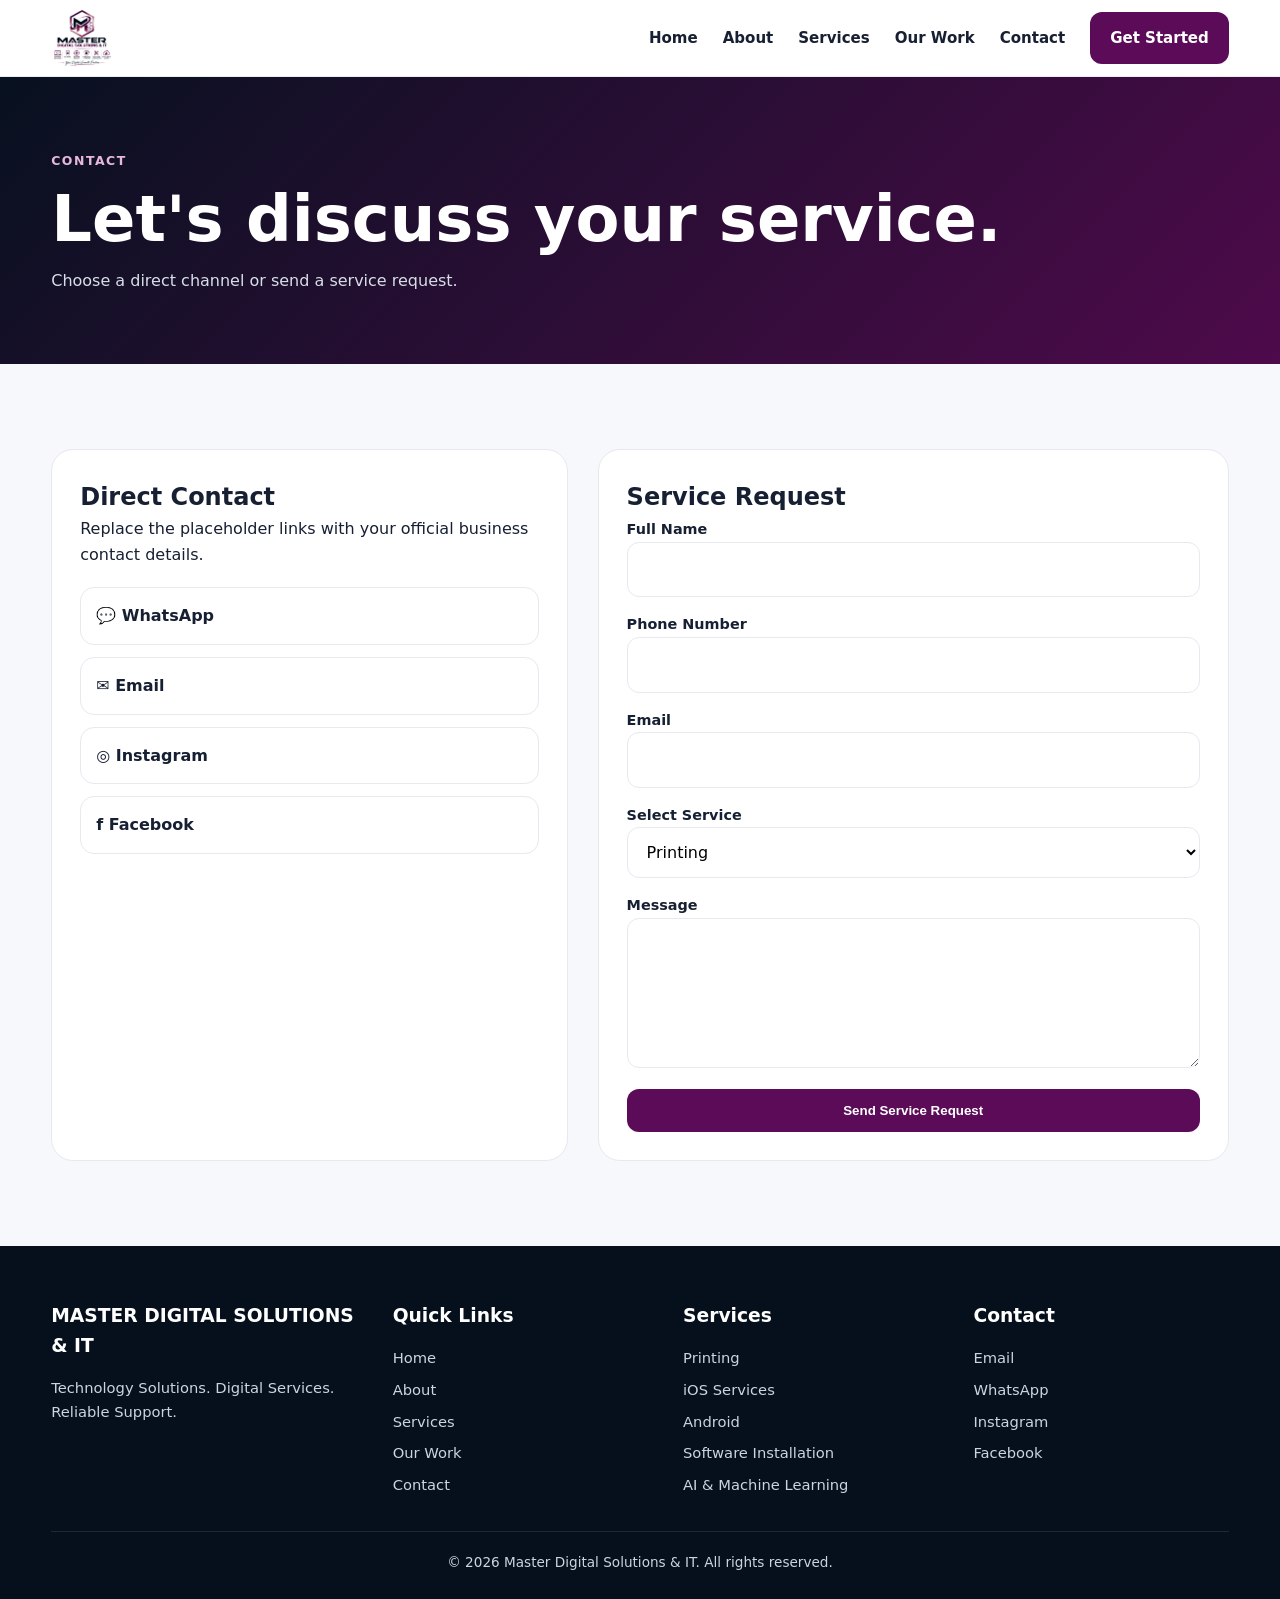
<file: contact.html>
<!doctype html><html lang="en"><head><meta charset="utf-8"><meta name="viewport" content="width=device-width,initial-scale=1"><title>Contact | Master Digital Solutions & IT</title><meta name="description" content="Contact Master Digital Solutions & IT for technology and digital services."><link rel="stylesheet" href="css/style.css"></head><body>

<header class="navbar">
  <div class="container nav-inner">
    <a href="index.html" aria-label="Master Digital Solutions & IT">
      <img class="logo" src="assets/images/logo.png" alt="Master Digital Solutions & IT logo">
    </a>
    <button class="menu-btn" aria-label="Open navigation">☰</button>
    <nav class="nav-links">
      <a href="index.html">Home</a><a href="#about">About</a><a href="services.html">Services</a><a href="#gallery">Our Work</a><a href="contact.html">Contact</a>
      <a class="btn btn-primary" href="contact.html">Get Started</a>
    </nav>
  </div>
</header>
<section class="page-hero"><div class="container"><span class="eyebrow">Contact</span><h1>Let's discuss your service.</h1><p>Choose a direct channel or send a service request.</p></div></section>
<section class="section alt"><div class="container contact-grid">
<div class="contact-card reveal"><h2>Direct Contact</h2><p>Replace the placeholder links with your official business contact details.</p><div class="contact-list">
<a class="contact-btn" href="https://wa.me/2348062385174">💬 WhatsApp</a>
<a class="contact-btn" href="mailto:ibraheemasud@gmail.com">✉️ Email</a>
<a class="contact-btn" href="https://www.instagram.com/master_ib_/">◎ Instagram</a>
<a class="contact-btn" href="https://facebook.com/master.ib.589">f Facebook</a>
</div></div>
<div class="contact-card reveal"><h2>Service Request</h2><form id="serviceForm"><div><label>Full Name</label><input name="name" required></div><div><label>Phone Number</label><input name="phone" required></div><div><label>Email</label><input type="email" name="email"></div><div><label>Select Service</label><select name="service"><option>Printing</option><option>Passport Services</option><option>iOS & iPhone</option><option>Android Services</option><option>Software Installation</option><option>Computer & Laptop</option><option>Backup & Recovery</option><option>AI Solutions</option><option>Machine Learning</option><option>Web Development</option><option>Digital Training</option></select></div><div><label>Message</label><textarea name="message" required></textarea></div><button class="btn btn-primary" type="submit">Send Service Request</button></form></div>
</div></section>
<footer class="footer">
  <div class="container footer-grid">
    <div>
      <h3>MASTER DIGITAL SOLUTIONS & IT</h3>
      <p>Technology Solutions. Digital Services. Reliable Support.</p>
    </div>
    <div>
      <h3>Quick Links</h3>
      <div class="footer-links"><a href="index.html">Home</a><a href="index.html#about">About</a><a href="services.html">Services</a><a href="index.html#gallery">Our Work</a><a href="contact.html">Contact</a></div>
    </div>
    <div>
      <h3>Services</h3>
      <div class="footer-links"><a href="services/printing.html">Printing</a><a href="services/ios.html">iOS Services</a><a href="services/android.html">Android</a><a href="services/software.html">Software Installation</a><a href="services/ai.html">AI & Machine Learning</a></div>
    </div>
    <div>
      <h3>Contact</h3>
      <div class="footer-links"><a href="mailto:YOUR_EMAIL@example.com">Email</a><a href="https://wa.me/YOUR_WHATSAPP_NUMBER">WhatsApp</a><a href="YOUR_INSTAGRAM_URL">Instagram</a><a href="YOUR_FACEBOOK_URL">Facebook</a></div>
    </div>
  </div>
  <div class="container footer-bottom">© 2026 Master Digital Solutions & IT. All rights reserved.</div>
</footer>
<button class="back-top" aria-label="Back to top">↑</button>
<script src="js/script.js"></script></body></html>
</file>
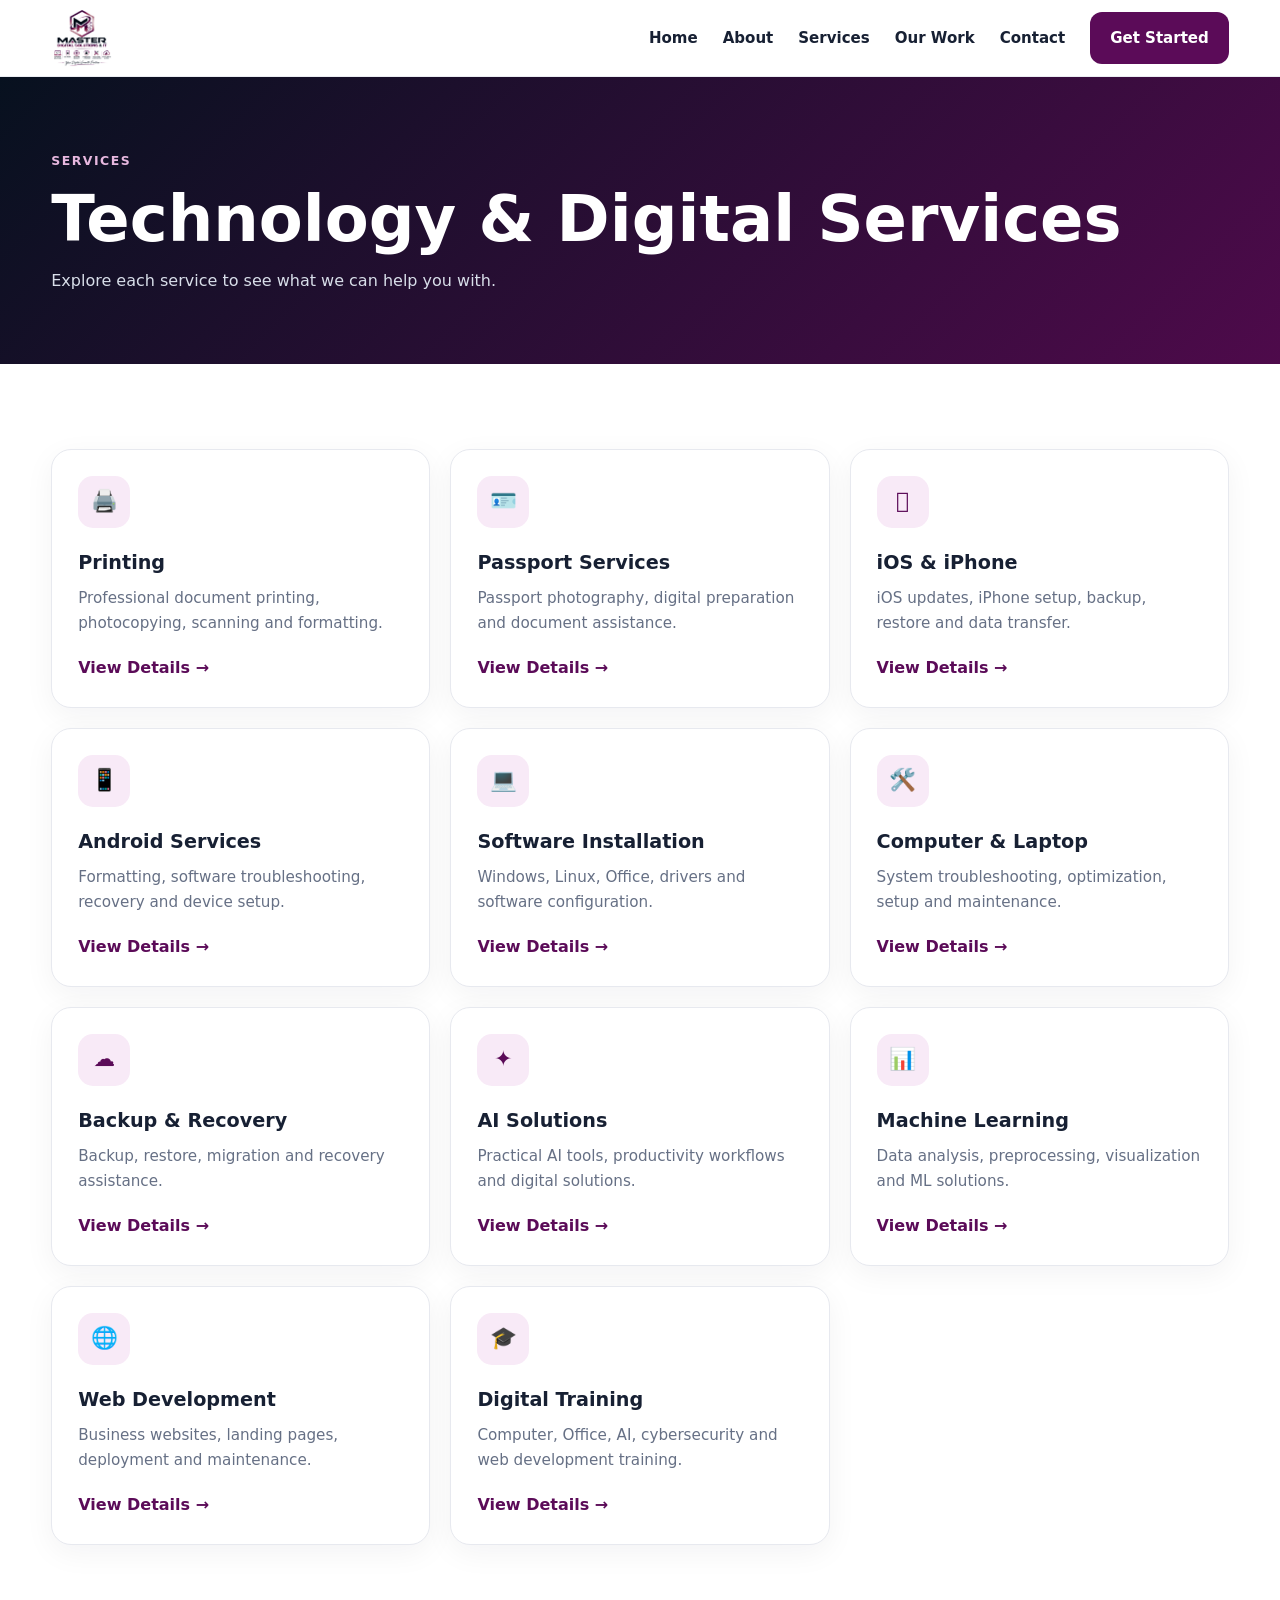
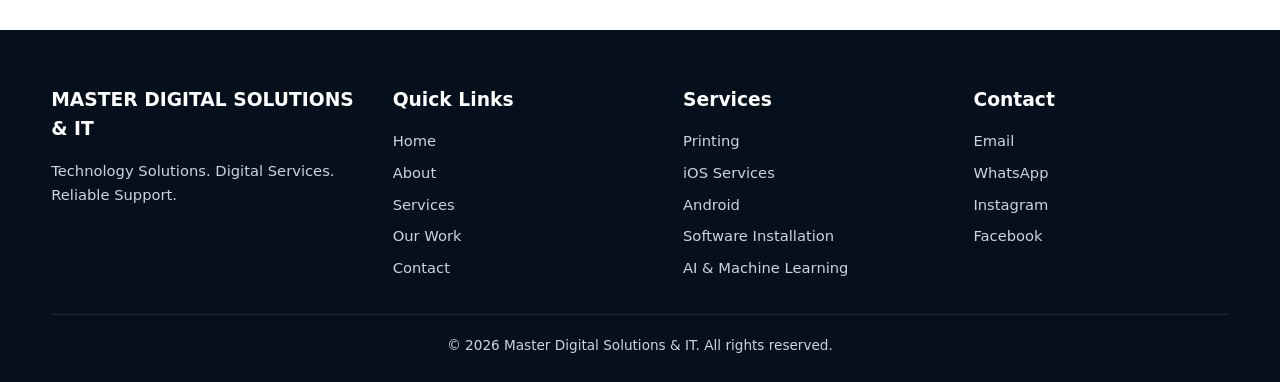
<file: services.html>
<!doctype html><html lang="en"><head><meta charset="utf-8"><meta name="viewport" content="width=device-width,initial-scale=1"><title>Services | Master Digital Solutions & IT</title><meta name="description" content="Explore Master Digital Solutions & IT services."><link rel="stylesheet" href="css/style.css"></head><body>

<header class="navbar">
  <div class="container nav-inner">
    <a href="index.html" aria-label="Master Digital Solutions & IT">
      <img class="logo" src="assets/images/logo.png" alt="Master Digital Solutions & IT logo">
    </a>
    <button class="menu-btn" aria-label="Open navigation">☰</button>
    <nav class="nav-links">
      <a href="index.html">Home</a><a href="#about">About</a><a href="services.html">Services</a><a href="#gallery">Our Work</a><a href="contact.html">Contact</a>
      <a class="btn btn-primary" href="contact.html">Get Started</a>
    </nav>
  </div>
</header>
<section class="page-hero"><div class="container"><span class="eyebrow">Services</span><h1>Technology & Digital Services</h1><p>Explore each service to see what we can help you with.</p></div></section>
<section class="section"><div class="container"><div class="cards">
<article class="card reveal">
  <div class="card-icon">🖨️</div>
  <h3>Printing</h3><p>Professional document printing, photocopying, scanning and formatting.</p>
  <a class="text-link" href="services/printing.html">View Details →</a>
</article>

<article class="card reveal">
  <div class="card-icon">🪪</div>
  <h3>Passport Services</h3><p>Passport photography, digital preparation and document assistance.</p>
  <a class="text-link" href="services/passport.html">View Details →</a>
</article>

<article class="card reveal">
  <div class="card-icon"></div>
  <h3>iOS & iPhone</h3><p>iOS updates, iPhone setup, backup, restore and data transfer.</p>
  <a class="text-link" href="services/ios.html">View Details →</a>
</article>

<article class="card reveal">
  <div class="card-icon">📱</div>
  <h3>Android Services</h3><p>Formatting, software troubleshooting, recovery and device setup.</p>
  <a class="text-link" href="services/android.html">View Details →</a>
</article>

<article class="card reveal">
  <div class="card-icon">💻</div>
  <h3>Software Installation</h3><p>Windows, Linux, Office, drivers and software configuration.</p>
  <a class="text-link" href="services/software.html">View Details →</a>
</article>

<article class="card reveal">
  <div class="card-icon">🛠️</div>
  <h3>Computer & Laptop</h3><p>System troubleshooting, optimization, setup and maintenance.</p>
  <a class="text-link" href="services/computer.html">View Details →</a>
</article>

<article class="card reveal">
  <div class="card-icon">☁️</div>
  <h3>Backup & Recovery</h3><p>Backup, restore, migration and recovery assistance.</p>
  <a class="text-link" href="services/backup-recovery.html">View Details →</a>
</article>

<article class="card reveal">
  <div class="card-icon">✦</div>
  <h3>AI Solutions</h3><p>Practical AI tools, productivity workflows and digital solutions.</p>
  <a class="text-link" href="services/ai.html">View Details →</a>
</article>

<article class="card reveal">
  <div class="card-icon">📊</div>
  <h3>Machine Learning</h3><p>Data analysis, preprocessing, visualization and ML solutions.</p>
  <a class="text-link" href="services/machine-learning.html">View Details →</a>
</article>

<article class="card reveal">
  <div class="card-icon">🌐</div>
  <h3>Web Development</h3><p>Business websites, landing pages, deployment and maintenance.</p>
  <a class="text-link" href="services/web-development.html">View Details →</a>
</article>

<article class="card reveal">
  <div class="card-icon">🎓</div>
  <h3>Digital Training</h3><p>Computer, Office, AI, cybersecurity and web development training.</p>
  <a class="text-link" href="services/training.html">View Details →</a>
</article>
</div></div></section>
<footer class="footer">
  <div class="container footer-grid">
    <div>
      <h3>MASTER DIGITAL SOLUTIONS & IT</h3>
      <p>Technology Solutions. Digital Services. Reliable Support.</p>
    </div>
    <div>
      <h3>Quick Links</h3>
      <div class="footer-links"><a href="index.html">Home</a><a href="index.html#about">About</a><a href="services.html">Services</a><a href="index.html#gallery">Our Work</a><a href="contact.html">Contact</a></div>
    </div>
    <div>
      <h3>Services</h3>
      <div class="footer-links"><a href="services/printing.html">Printing</a><a href="services/ios.html">iOS Services</a><a href="services/android.html">Android</a><a href="services/software.html">Software Installation</a><a href="services/ai.html">AI & Machine Learning</a></div>
    </div>
    <div>
      <h3>Contact</h3>
      <div class="footer-links"><a href="mailto:YOUR_EMAIL@example.com">Email</a><a href="https://wa.me/YOUR_WHATSAPP_NUMBER">WhatsApp</a><a href="YOUR_INSTAGRAM_URL">Instagram</a><a href="YOUR_FACEBOOK_URL">Facebook</a></div>
    </div>
  </div>
  <div class="container footer-bottom">© 2026 Master Digital Solutions & IT. All rights reserved.</div>
</footer>
<button class="back-top" aria-label="Back to top">↑</button>
<script src="js/script.js"></script></body></html>
</file>
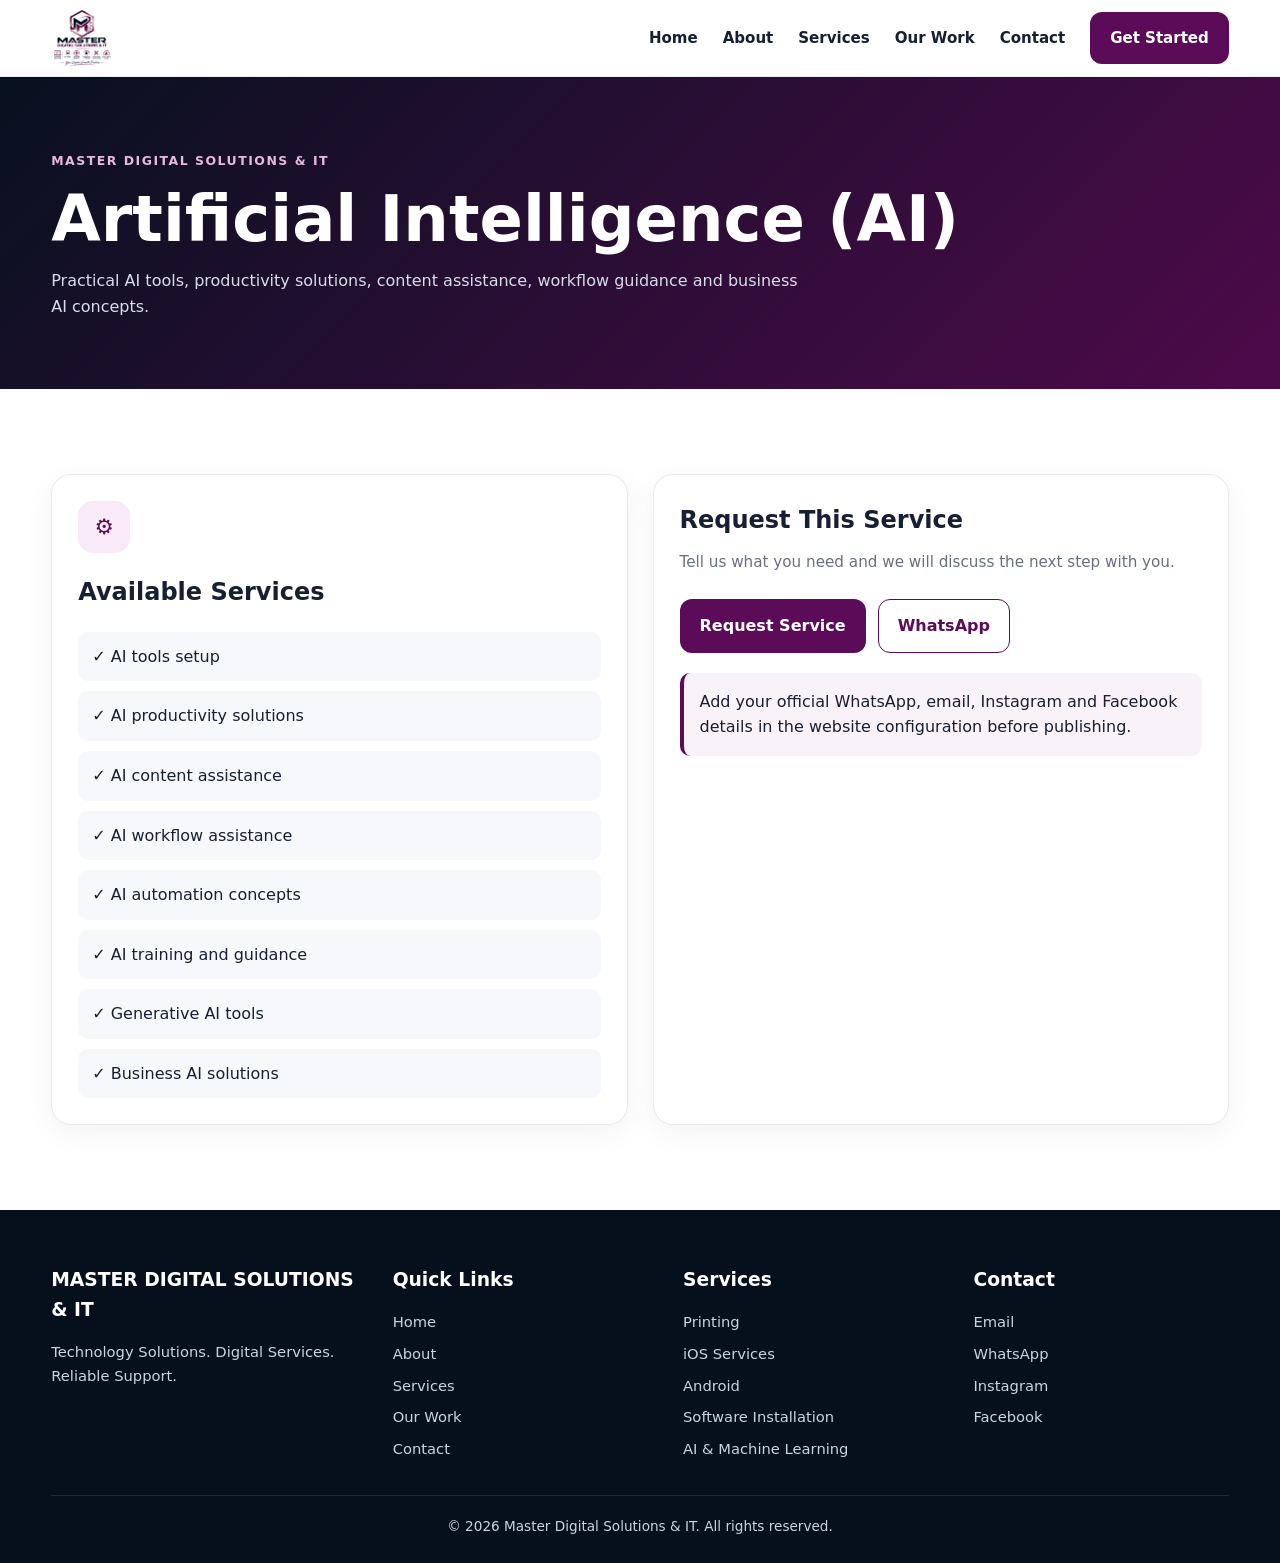
<file: services/ai.html>
<!doctype html><html lang="en"><head><meta charset="utf-8"><meta name="viewport" content="width=device-width,initial-scale=1"><title>Artificial Intelligence (AI) | Master Digital Solutions & IT</title><meta name="description" content="Practical AI tools, productivity solutions, content assistance, workflow guidance and business AI concepts."><link rel="stylesheet" href="../css/style.css"></head><body>

<header class="navbar">
  <div class="container nav-inner">
    <a href="../index.html" aria-label="Master Digital Solutions & IT">
      <img class="logo" src="../assets/images/logo.png" alt="Master Digital Solutions & IT logo">
    </a>
    <button class="menu-btn" aria-label="Open navigation">☰</button>
    <nav class="nav-links">
      <a href="../index.html">Home</a><a href="../index.html#about">About</a><a href="../services.html">Services</a><a href="../index.html#gallery">Our Work</a><a href="../contact.html">Contact</a>
      <a class="btn btn-primary" href="../contact.html">Get Started</a>
    </nav>
  </div>
</header>

<section class="page-hero"><div class="container"><span class="eyebrow">Master Digital Solutions & IT</span><h1>Artificial Intelligence (AI)</h1><p>Practical AI tools, productivity solutions, content assistance, workflow guidance and business AI concepts.</p></div></section>
<section class="section"><div class="container service-grid">
<div class="card reveal"><div class="card-icon">⚙</div><h2>Available Services</h2><ul class="service-list" style="margin-top:20px"><li>✓ AI tools setup</li><li>✓ AI productivity solutions</li><li>✓ AI content assistance</li><li>✓ AI workflow assistance</li><li>✓ AI automation concepts</li><li>✓ AI training and guidance</li><li>✓ Generative AI tools</li><li>✓ Business AI solutions</li></ul></div>
<div class="card reveal"><h2>Request This Service</h2><p style="margin-top:10px">Tell us what you need and we will discuss the next step with you.</p><div style="margin-top:25px;display:flex;gap:12px;flex-wrap:wrap"><a class="btn btn-primary" href="../contact.html">Request Service</a><a class="btn btn-outline" href="https://wa.me/YOUR_WHATSAPP_NUMBER">WhatsApp</a></div><div class="notice">Add your official WhatsApp, email, Instagram and Facebook details in the website configuration before publishing.</div></div>
</div></section>

<footer class="footer">
  <div class="container footer-grid">
    <div>
      <h3>MASTER DIGITAL SOLUTIONS & IT</h3>
      <p>Technology Solutions. Digital Services. Reliable Support.</p>
    </div>
    <div>
      <h3>Quick Links</h3>
      <div class="footer-links"><a href="index.html">Home</a><a href="index.html#about">About</a><a href="services.html">Services</a><a href="index.html#gallery">Our Work</a><a href="contact.html">Contact</a></div>
    </div>
    <div>
      <h3>Services</h3>
      <div class="footer-links"><a href="services/printing.html">Printing</a><a href="services/ios.html">iOS Services</a><a href="services/android.html">Android</a><a href="services/software.html">Software Installation</a><a href="services/ai.html">AI & Machine Learning</a></div>
    </div>
    <div>
      <h3>Contact</h3>
      <div class="footer-links"><a href="mailto:YOUR_EMAIL@example.com">Email</a><a href="https://wa.me/YOUR_WHATSAPP_NUMBER">WhatsApp</a><a href="YOUR_INSTAGRAM_URL">Instagram</a><a href="YOUR_FACEBOOK_URL">Facebook</a></div>
    </div>
  </div>
  <div class="container footer-bottom">© 2026 Master Digital Solutions & IT. All rights reserved.</div>
</footer>
<button class="back-top" aria-label="Back to top">↑</button>
<script src="../js/script.js"></script></body></html>
</file>
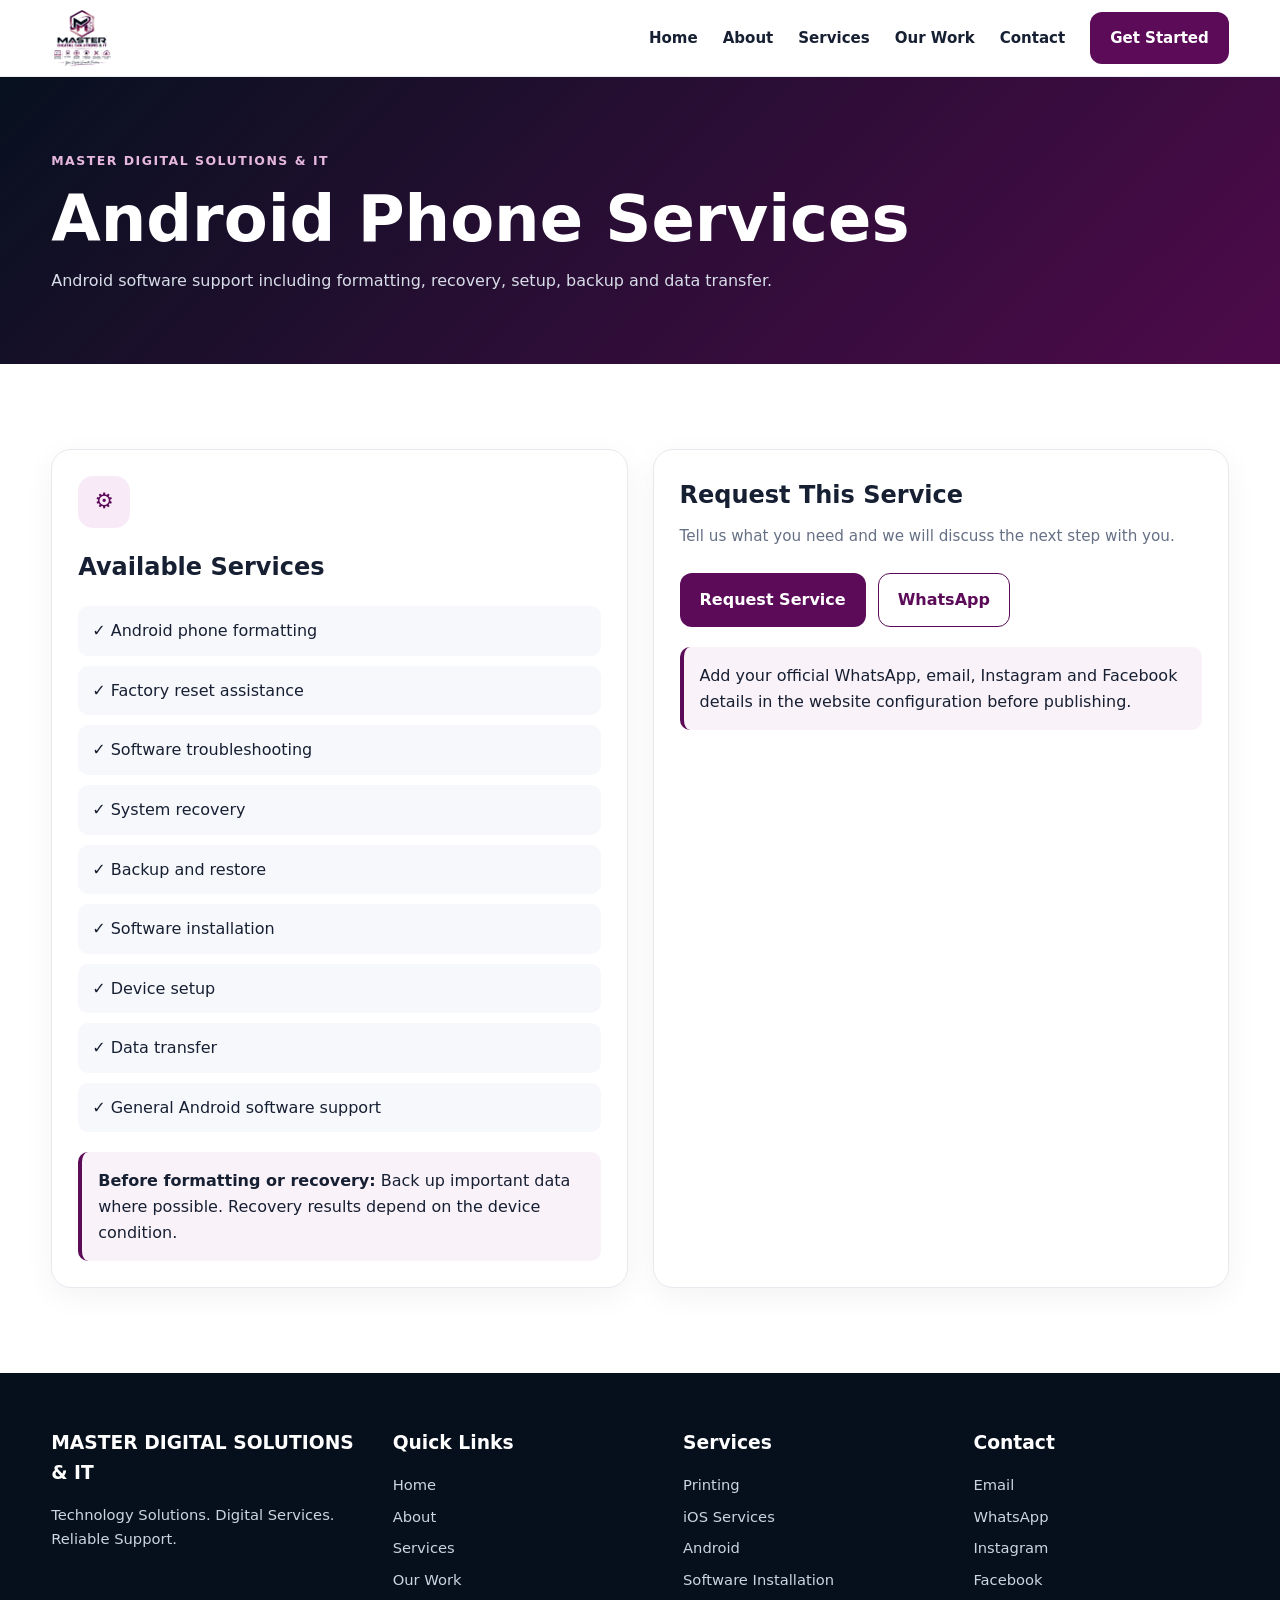
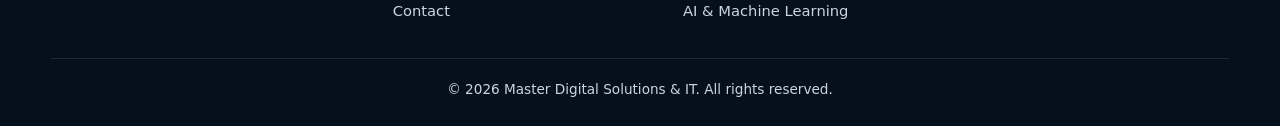
<file: services/android.html>
<!doctype html><html lang="en"><head><meta charset="utf-8"><meta name="viewport" content="width=device-width,initial-scale=1"><title>Android Phone Services | Master Digital Solutions & IT</title><meta name="description" content="Android software support including formatting, recovery, setup, backup and data transfer."><link rel="stylesheet" href="../css/style.css"></head><body>

<header class="navbar">
  <div class="container nav-inner">
    <a href="../index.html" aria-label="Master Digital Solutions & IT">
      <img class="logo" src="../assets/images/logo.png" alt="Master Digital Solutions & IT logo">
    </a>
    <button class="menu-btn" aria-label="Open navigation">☰</button>
    <nav class="nav-links">
      <a href="../index.html">Home</a><a href="../index.html#about">About</a><a href="../services.html">Services</a><a href="../index.html#gallery">Our Work</a><a href="../contact.html">Contact</a>
      <a class="btn btn-primary" href="../contact.html">Get Started</a>
    </nav>
  </div>
</header>

<section class="page-hero"><div class="container"><span class="eyebrow">Master Digital Solutions & IT</span><h1>Android Phone Services</h1><p>Android software support including formatting, recovery, setup, backup and data transfer.</p></div></section>
<section class="section"><div class="container service-grid">
<div class="card reveal"><div class="card-icon">⚙</div><h2>Available Services</h2><ul class="service-list" style="margin-top:20px"><li>✓ Android phone formatting</li><li>✓ Factory reset assistance</li><li>✓ Software troubleshooting</li><li>✓ System recovery</li><li>✓ Backup and restore</li><li>✓ Software installation</li><li>✓ Device setup</li><li>✓ Data transfer</li><li>✓ General Android software support</li></ul><div class="notice"><strong>Before formatting or recovery:</strong> Back up important data where possible. Recovery results depend on the device condition.</div></div>
<div class="card reveal"><h2>Request This Service</h2><p style="margin-top:10px">Tell us what you need and we will discuss the next step with you.</p><div style="margin-top:25px;display:flex;gap:12px;flex-wrap:wrap"><a class="btn btn-primary" href="../contact.html">Request Service</a><a class="btn btn-outline" href="https://wa.me/YOUR_WHATSAPP_NUMBER">WhatsApp</a></div><div class="notice">Add your official WhatsApp, email, Instagram and Facebook details in the website configuration before publishing.</div></div>
</div></section>

<footer class="footer">
  <div class="container footer-grid">
    <div>
      <h3>MASTER DIGITAL SOLUTIONS & IT</h3>
      <p>Technology Solutions. Digital Services. Reliable Support.</p>
    </div>
    <div>
      <h3>Quick Links</h3>
      <div class="footer-links"><a href="index.html">Home</a><a href="index.html#about">About</a><a href="services.html">Services</a><a href="index.html#gallery">Our Work</a><a href="contact.html">Contact</a></div>
    </div>
    <div>
      <h3>Services</h3>
      <div class="footer-links"><a href="services/printing.html">Printing</a><a href="services/ios.html">iOS Services</a><a href="services/android.html">Android</a><a href="services/software.html">Software Installation</a><a href="services/ai.html">AI & Machine Learning</a></div>
    </div>
    <div>
      <h3>Contact</h3>
      <div class="footer-links"><a href="mailto:YOUR_EMAIL@example.com">Email</a><a href="https://wa.me/YOUR_WHATSAPP_NUMBER">WhatsApp</a><a href="YOUR_INSTAGRAM_URL">Instagram</a><a href="YOUR_FACEBOOK_URL">Facebook</a></div>
    </div>
  </div>
  <div class="container footer-bottom">© 2026 Master Digital Solutions & IT. All rights reserved.</div>
</footer>
<button class="back-top" aria-label="Back to top">↑</button>
<script src="../js/script.js"></script></body></html>
</file>
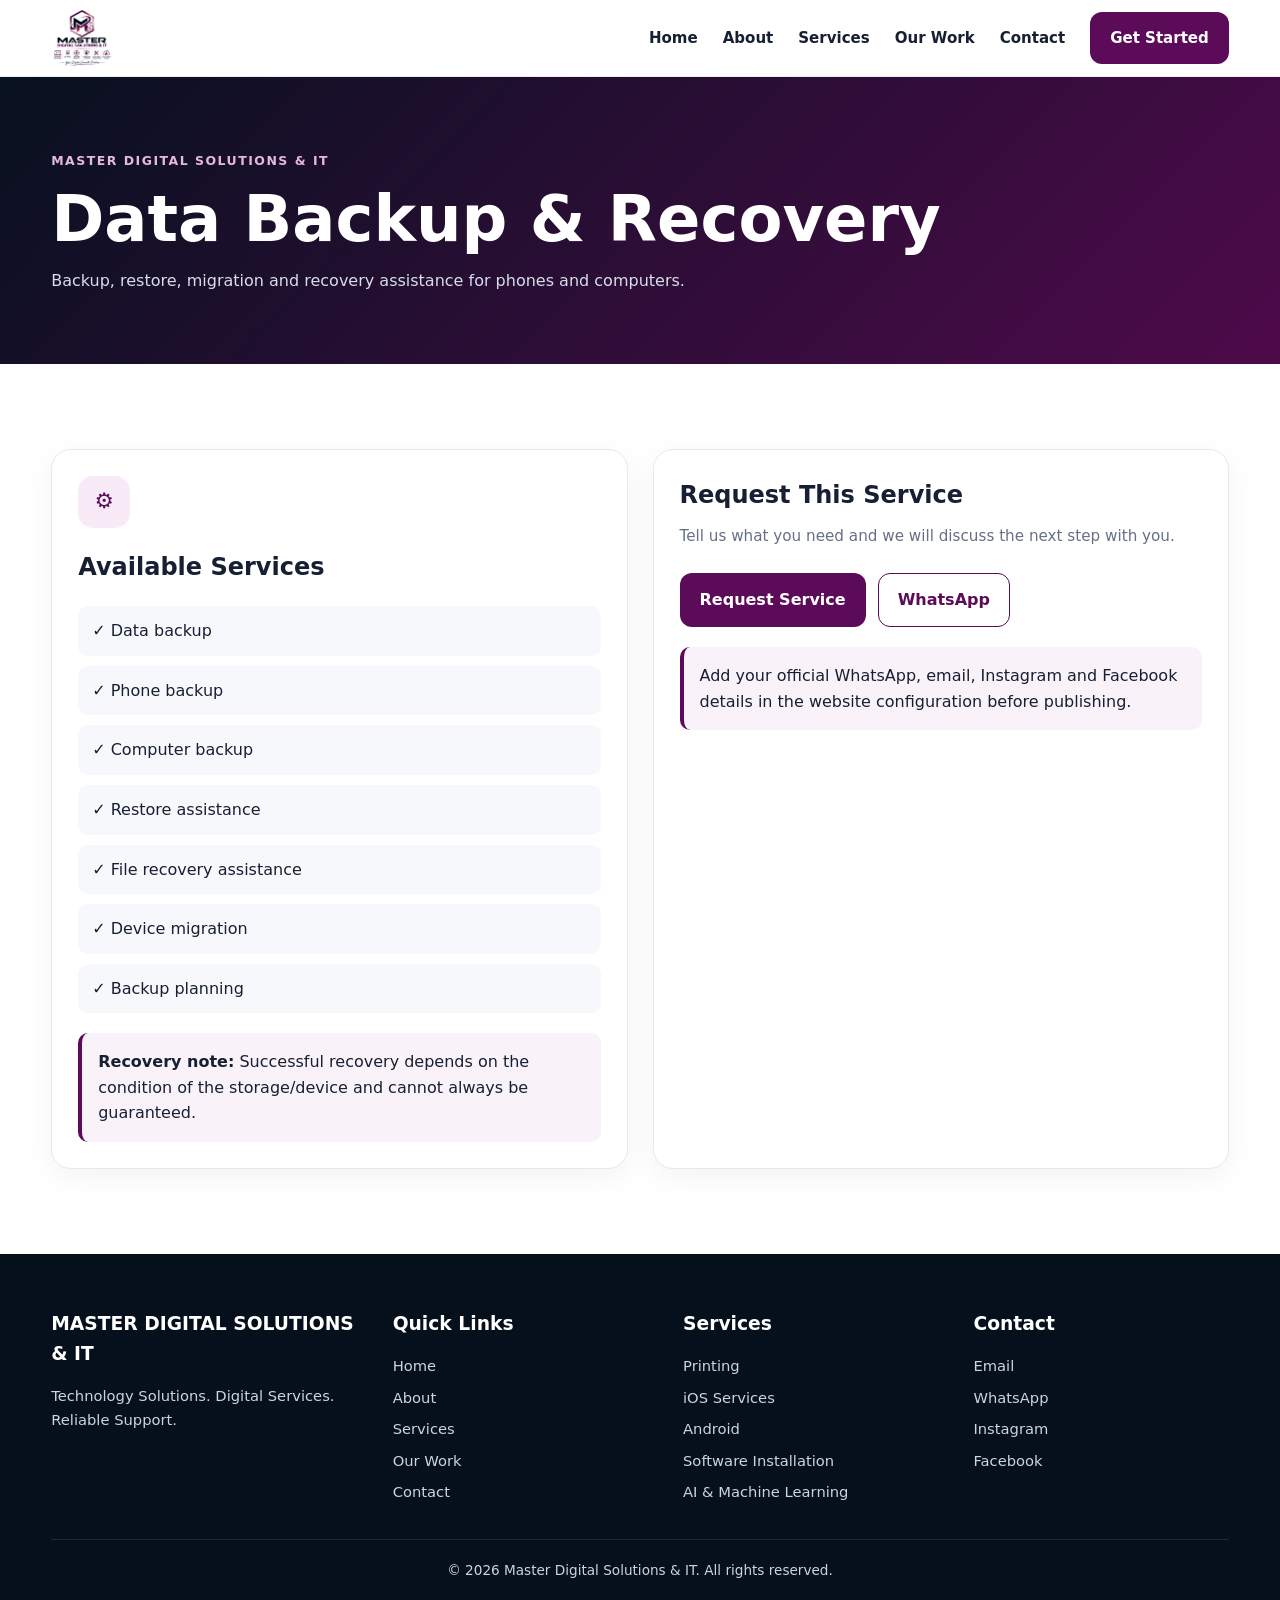
<file: services/backup-recovery.html>
<!doctype html><html lang="en"><head><meta charset="utf-8"><meta name="viewport" content="width=device-width,initial-scale=1"><title>Data Backup & Recovery | Master Digital Solutions & IT</title><meta name="description" content="Backup, restore, migration and recovery assistance for phones and computers."><link rel="stylesheet" href="../css/style.css"></head><body>

<header class="navbar">
  <div class="container nav-inner">
    <a href="../index.html" aria-label="Master Digital Solutions & IT">
      <img class="logo" src="../assets/images/logo.png" alt="Master Digital Solutions & IT logo">
    </a>
    <button class="menu-btn" aria-label="Open navigation">☰</button>
    <nav class="nav-links">
      <a href="../index.html">Home</a><a href="../index.html#about">About</a><a href="../services.html">Services</a><a href="../index.html#gallery">Our Work</a><a href="../contact.html">Contact</a>
      <a class="btn btn-primary" href="../contact.html">Get Started</a>
    </nav>
  </div>
</header>

<section class="page-hero"><div class="container"><span class="eyebrow">Master Digital Solutions & IT</span><h1>Data Backup & Recovery</h1><p>Backup, restore, migration and recovery assistance for phones and computers.</p></div></section>
<section class="section"><div class="container service-grid">
<div class="card reveal"><div class="card-icon">⚙</div><h2>Available Services</h2><ul class="service-list" style="margin-top:20px"><li>✓ Data backup</li><li>✓ Phone backup</li><li>✓ Computer backup</li><li>✓ Restore assistance</li><li>✓ File recovery assistance</li><li>✓ Device migration</li><li>✓ Backup planning</li></ul><div class="notice"><strong>Recovery note:</strong> Successful recovery depends on the condition of the storage/device and cannot always be guaranteed.</div></div>
<div class="card reveal"><h2>Request This Service</h2><p style="margin-top:10px">Tell us what you need and we will discuss the next step with you.</p><div style="margin-top:25px;display:flex;gap:12px;flex-wrap:wrap"><a class="btn btn-primary" href="../contact.html">Request Service</a><a class="btn btn-outline" href="https://wa.me/YOUR_WHATSAPP_NUMBER">WhatsApp</a></div><div class="notice">Add your official WhatsApp, email, Instagram and Facebook details in the website configuration before publishing.</div></div>
</div></section>

<footer class="footer">
  <div class="container footer-grid">
    <div>
      <h3>MASTER DIGITAL SOLUTIONS & IT</h3>
      <p>Technology Solutions. Digital Services. Reliable Support.</p>
    </div>
    <div>
      <h3>Quick Links</h3>
      <div class="footer-links"><a href="index.html">Home</a><a href="index.html#about">About</a><a href="services.html">Services</a><a href="index.html#gallery">Our Work</a><a href="contact.html">Contact</a></div>
    </div>
    <div>
      <h3>Services</h3>
      <div class="footer-links"><a href="services/printing.html">Printing</a><a href="services/ios.html">iOS Services</a><a href="services/android.html">Android</a><a href="services/software.html">Software Installation</a><a href="services/ai.html">AI & Machine Learning</a></div>
    </div>
    <div>
      <h3>Contact</h3>
      <div class="footer-links"><a href="mailto:YOUR_EMAIL@example.com">Email</a><a href="https://wa.me/YOUR_WHATSAPP_NUMBER">WhatsApp</a><a href="YOUR_INSTAGRAM_URL">Instagram</a><a href="YOUR_FACEBOOK_URL">Facebook</a></div>
    </div>
  </div>
  <div class="container footer-bottom">© 2026 Master Digital Solutions & IT. All rights reserved.</div>
</footer>
<button class="back-top" aria-label="Back to top">↑</button>
<script src="../js/script.js"></script></body></html>
</file>
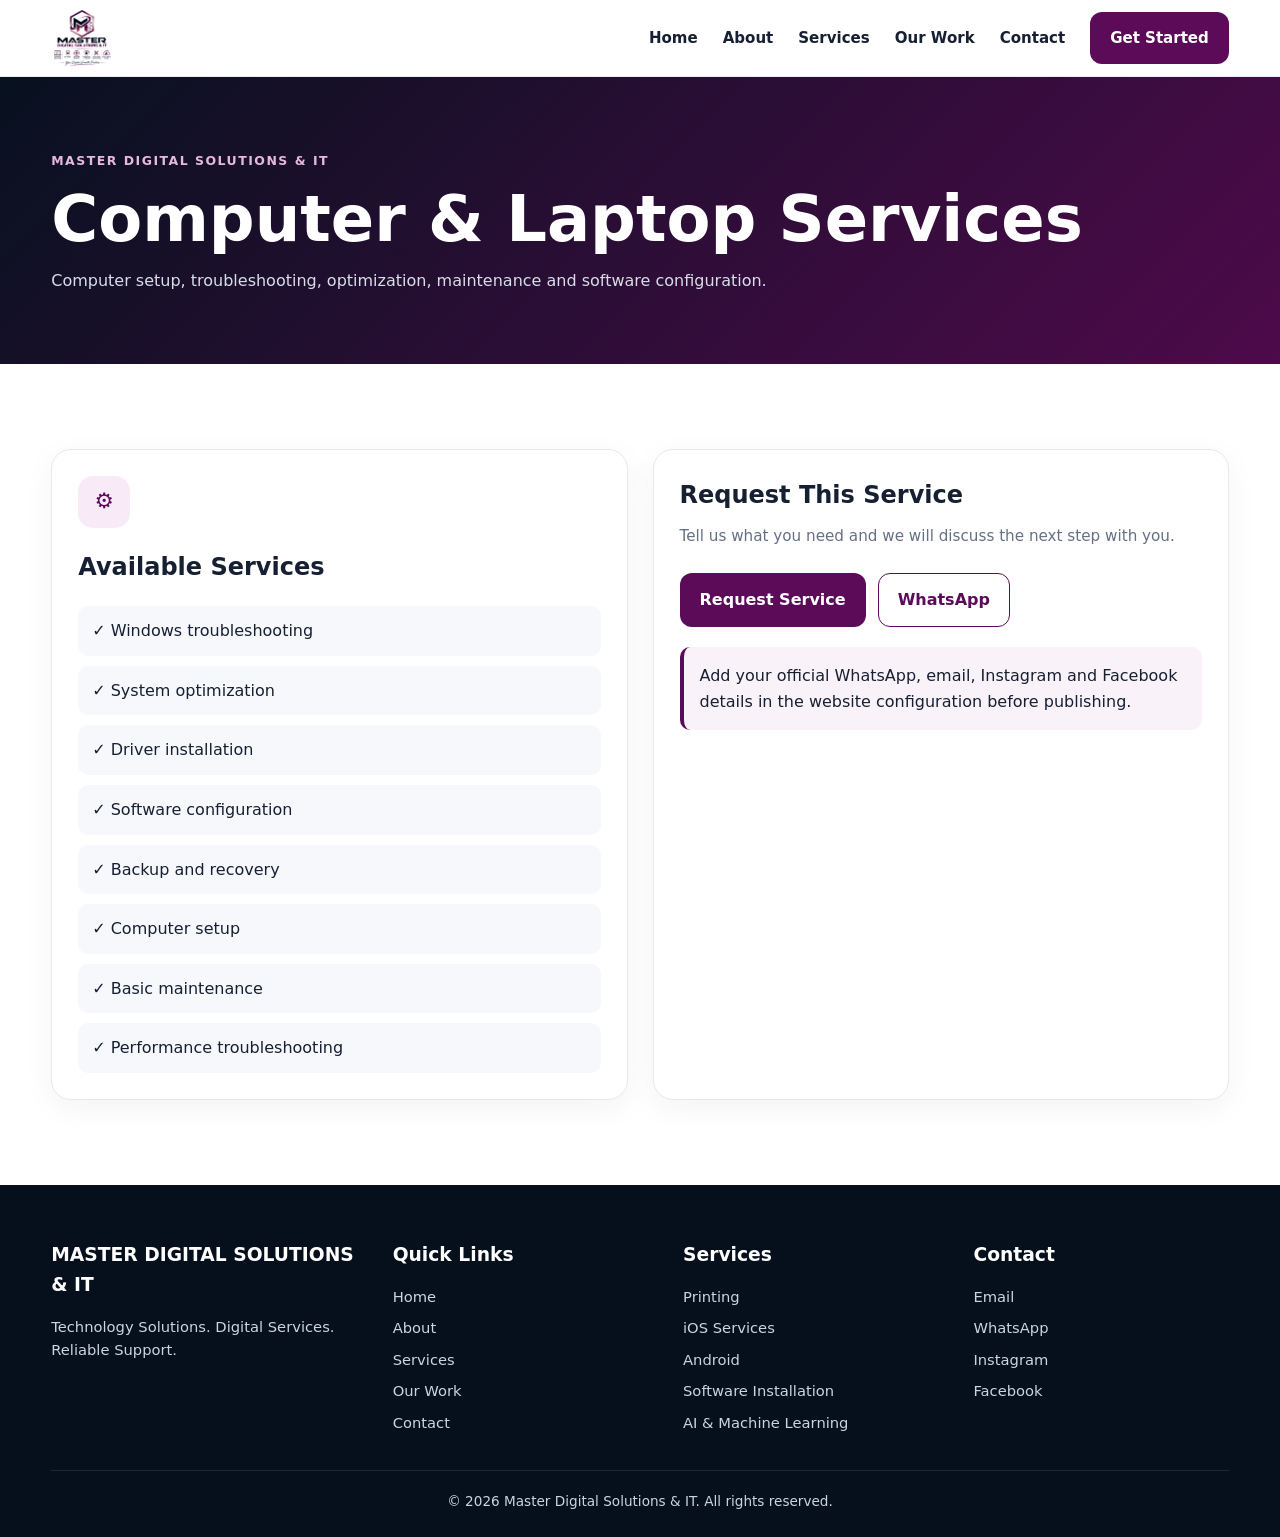
<file: services/computer.html>
<!doctype html><html lang="en"><head><meta charset="utf-8"><meta name="viewport" content="width=device-width,initial-scale=1"><title>Computer & Laptop Services | Master Digital Solutions & IT</title><meta name="description" content="Computer setup, troubleshooting, optimization, maintenance and software configuration."><link rel="stylesheet" href="../css/style.css"></head><body>

<header class="navbar">
  <div class="container nav-inner">
    <a href="../index.html" aria-label="Master Digital Solutions & IT">
      <img class="logo" src="../assets/images/logo.png" alt="Master Digital Solutions & IT logo">
    </a>
    <button class="menu-btn" aria-label="Open navigation">☰</button>
    <nav class="nav-links">
      <a href="../index.html">Home</a><a href="../index.html#about">About</a><a href="../services.html">Services</a><a href="../index.html#gallery">Our Work</a><a href="../contact.html">Contact</a>
      <a class="btn btn-primary" href="../contact.html">Get Started</a>
    </nav>
  </div>
</header>

<section class="page-hero"><div class="container"><span class="eyebrow">Master Digital Solutions & IT</span><h1>Computer & Laptop Services</h1><p>Computer setup, troubleshooting, optimization, maintenance and software configuration.</p></div></section>
<section class="section"><div class="container service-grid">
<div class="card reveal"><div class="card-icon">⚙</div><h2>Available Services</h2><ul class="service-list" style="margin-top:20px"><li>✓ Windows troubleshooting</li><li>✓ System optimization</li><li>✓ Driver installation</li><li>✓ Software configuration</li><li>✓ Backup and recovery</li><li>✓ Computer setup</li><li>✓ Basic maintenance</li><li>✓ Performance troubleshooting</li></ul></div>
<div class="card reveal"><h2>Request This Service</h2><p style="margin-top:10px">Tell us what you need and we will discuss the next step with you.</p><div style="margin-top:25px;display:flex;gap:12px;flex-wrap:wrap"><a class="btn btn-primary" href="../contact.html">Request Service</a><a class="btn btn-outline" href="https://wa.me/YOUR_WHATSAPP_NUMBER">WhatsApp</a></div><div class="notice">Add your official WhatsApp, email, Instagram and Facebook details in the website configuration before publishing.</div></div>
</div></section>

<footer class="footer">
  <div class="container footer-grid">
    <div>
      <h3>MASTER DIGITAL SOLUTIONS & IT</h3>
      <p>Technology Solutions. Digital Services. Reliable Support.</p>
    </div>
    <div>
      <h3>Quick Links</h3>
      <div class="footer-links"><a href="index.html">Home</a><a href="index.html#about">About</a><a href="services.html">Services</a><a href="index.html#gallery">Our Work</a><a href="contact.html">Contact</a></div>
    </div>
    <div>
      <h3>Services</h3>
      <div class="footer-links"><a href="services/printing.html">Printing</a><a href="services/ios.html">iOS Services</a><a href="services/android.html">Android</a><a href="services/software.html">Software Installation</a><a href="services/ai.html">AI & Machine Learning</a></div>
    </div>
    <div>
      <h3>Contact</h3>
      <div class="footer-links"><a href="mailto:YOUR_EMAIL@example.com">Email</a><a href="https://wa.me/YOUR_WHATSAPP_NUMBER">WhatsApp</a><a href="YOUR_INSTAGRAM_URL">Instagram</a><a href="YOUR_FACEBOOK_URL">Facebook</a></div>
    </div>
  </div>
  <div class="container footer-bottom">© 2026 Master Digital Solutions & IT. All rights reserved.</div>
</footer>
<button class="back-top" aria-label="Back to top">↑</button>
<script src="../js/script.js"></script></body></html>
</file>
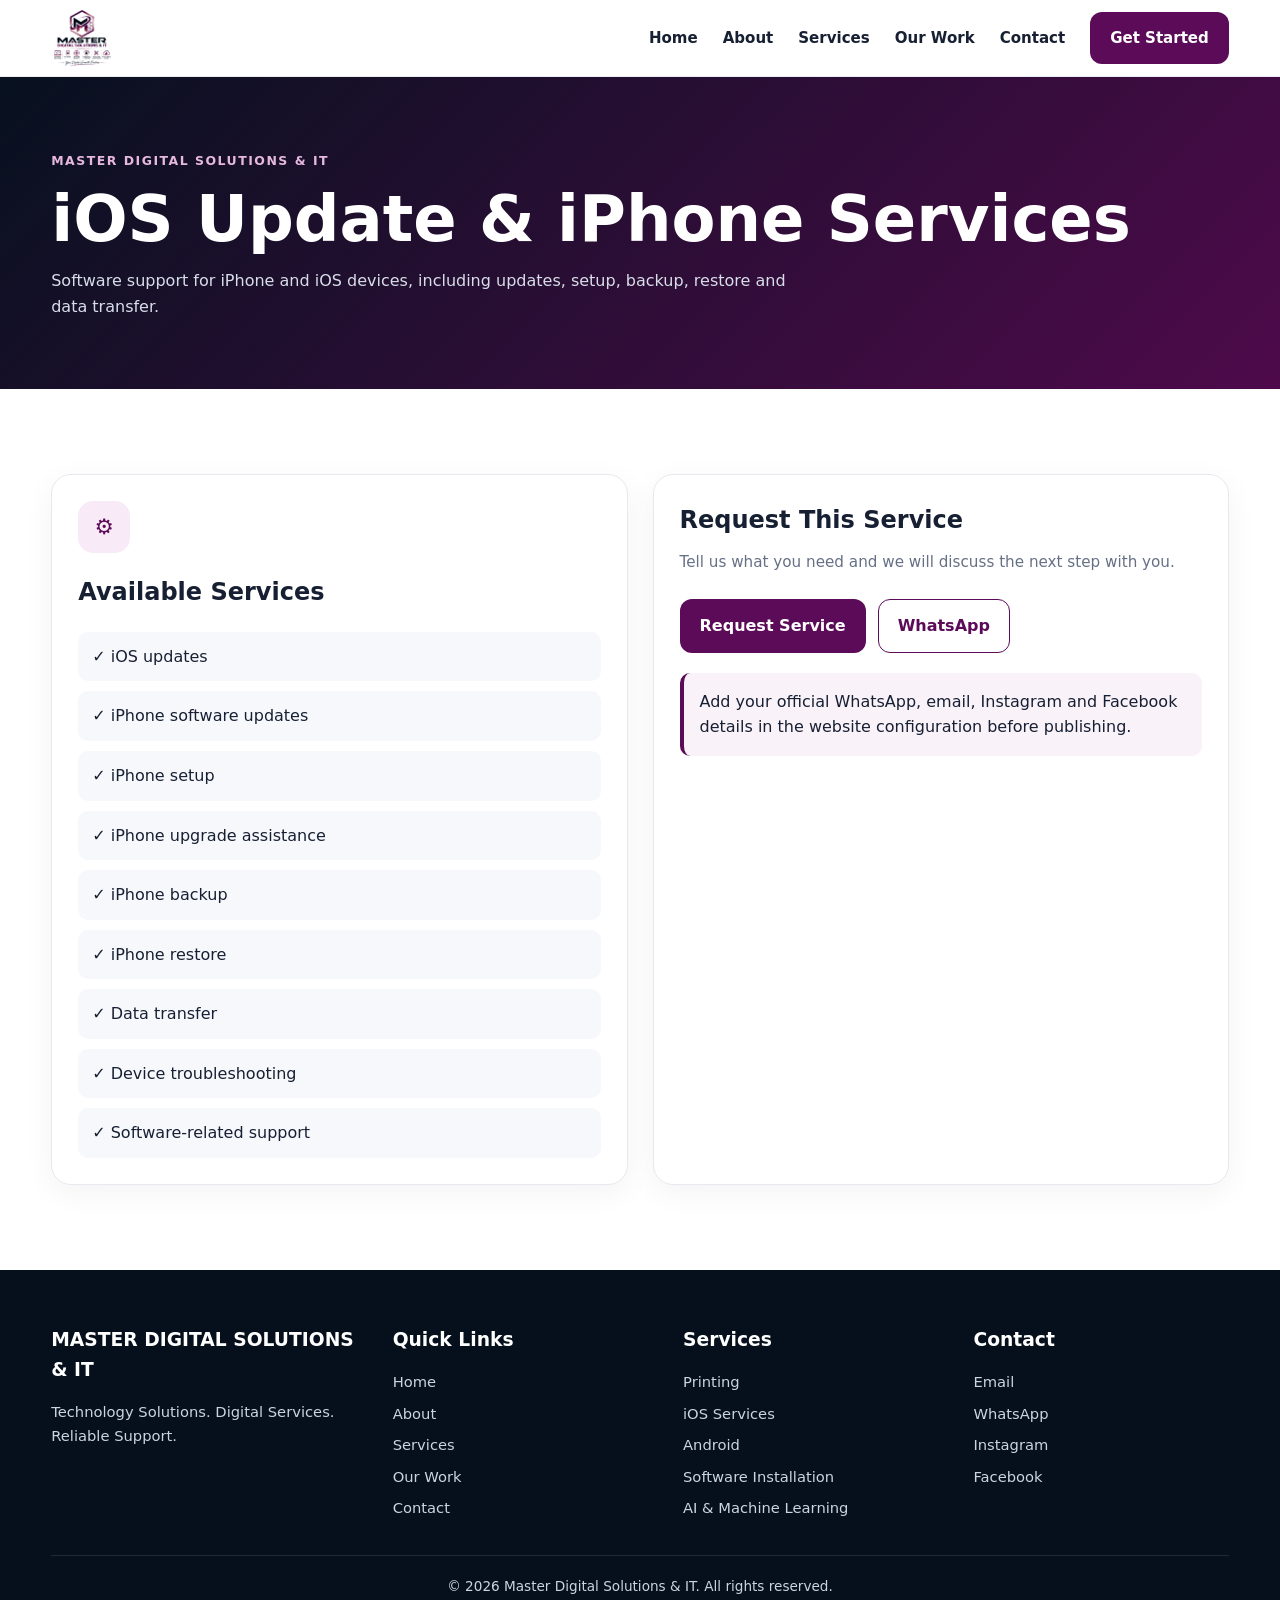
<file: services/ios.html>
<!doctype html><html lang="en"><head><meta charset="utf-8"><meta name="viewport" content="width=device-width,initial-scale=1"><title>iOS Update & iPhone Services | Master Digital Solutions & IT</title><meta name="description" content="Software support for iPhone and iOS devices, including updates, setup, backup, restore and data transfer."><link rel="stylesheet" href="../css/style.css"></head><body>

<header class="navbar">
  <div class="container nav-inner">
    <a href="../index.html" aria-label="Master Digital Solutions & IT">
      <img class="logo" src="../assets/images/logo.png" alt="Master Digital Solutions & IT logo">
    </a>
    <button class="menu-btn" aria-label="Open navigation">☰</button>
    <nav class="nav-links">
      <a href="../index.html">Home</a><a href="../index.html#about">About</a><a href="../services.html">Services</a><a href="../index.html#gallery">Our Work</a><a href="../contact.html">Contact</a>
      <a class="btn btn-primary" href="../contact.html">Get Started</a>
    </nav>
  </div>
</header>

<section class="page-hero"><div class="container"><span class="eyebrow">Master Digital Solutions & IT</span><h1>iOS Update & iPhone Services</h1><p>Software support for iPhone and iOS devices, including updates, setup, backup, restore and data transfer.</p></div></section>
<section class="section"><div class="container service-grid">
<div class="card reveal"><div class="card-icon">⚙</div><h2>Available Services</h2><ul class="service-list" style="margin-top:20px"><li>✓ iOS updates</li><li>✓ iPhone software updates</li><li>✓ iPhone setup</li><li>✓ iPhone upgrade assistance</li><li>✓ iPhone backup</li><li>✓ iPhone restore</li><li>✓ Data transfer</li><li>✓ Device troubleshooting</li><li>✓ Software-related support</li></ul></div>
<div class="card reveal"><h2>Request This Service</h2><p style="margin-top:10px">Tell us what you need and we will discuss the next step with you.</p><div style="margin-top:25px;display:flex;gap:12px;flex-wrap:wrap"><a class="btn btn-primary" href="../contact.html">Request Service</a><a class="btn btn-outline" href="https://wa.me/YOUR_WHATSAPP_NUMBER">WhatsApp</a></div><div class="notice">Add your official WhatsApp, email, Instagram and Facebook details in the website configuration before publishing.</div></div>
</div></section>

<footer class="footer">
  <div class="container footer-grid">
    <div>
      <h3>MASTER DIGITAL SOLUTIONS & IT</h3>
      <p>Technology Solutions. Digital Services. Reliable Support.</p>
    </div>
    <div>
      <h3>Quick Links</h3>
      <div class="footer-links"><a href="index.html">Home</a><a href="index.html#about">About</a><a href="services.html">Services</a><a href="index.html#gallery">Our Work</a><a href="contact.html">Contact</a></div>
    </div>
    <div>
      <h3>Services</h3>
      <div class="footer-links"><a href="services/printing.html">Printing</a><a href="services/ios.html">iOS Services</a><a href="services/android.html">Android</a><a href="services/software.html">Software Installation</a><a href="services/ai.html">AI & Machine Learning</a></div>
    </div>
    <div>
      <h3>Contact</h3>
      <div class="footer-links"><a href="mailto:YOUR_EMAIL@example.com">Email</a><a href="https://wa.me/YOUR_WHATSAPP_NUMBER">WhatsApp</a><a href="YOUR_INSTAGRAM_URL">Instagram</a><a href="YOUR_FACEBOOK_URL">Facebook</a></div>
    </div>
  </div>
  <div class="container footer-bottom">© 2026 Master Digital Solutions & IT. All rights reserved.</div>
</footer>
<button class="back-top" aria-label="Back to top">↑</button>
<script src="../js/script.js"></script></body></html>
</file>
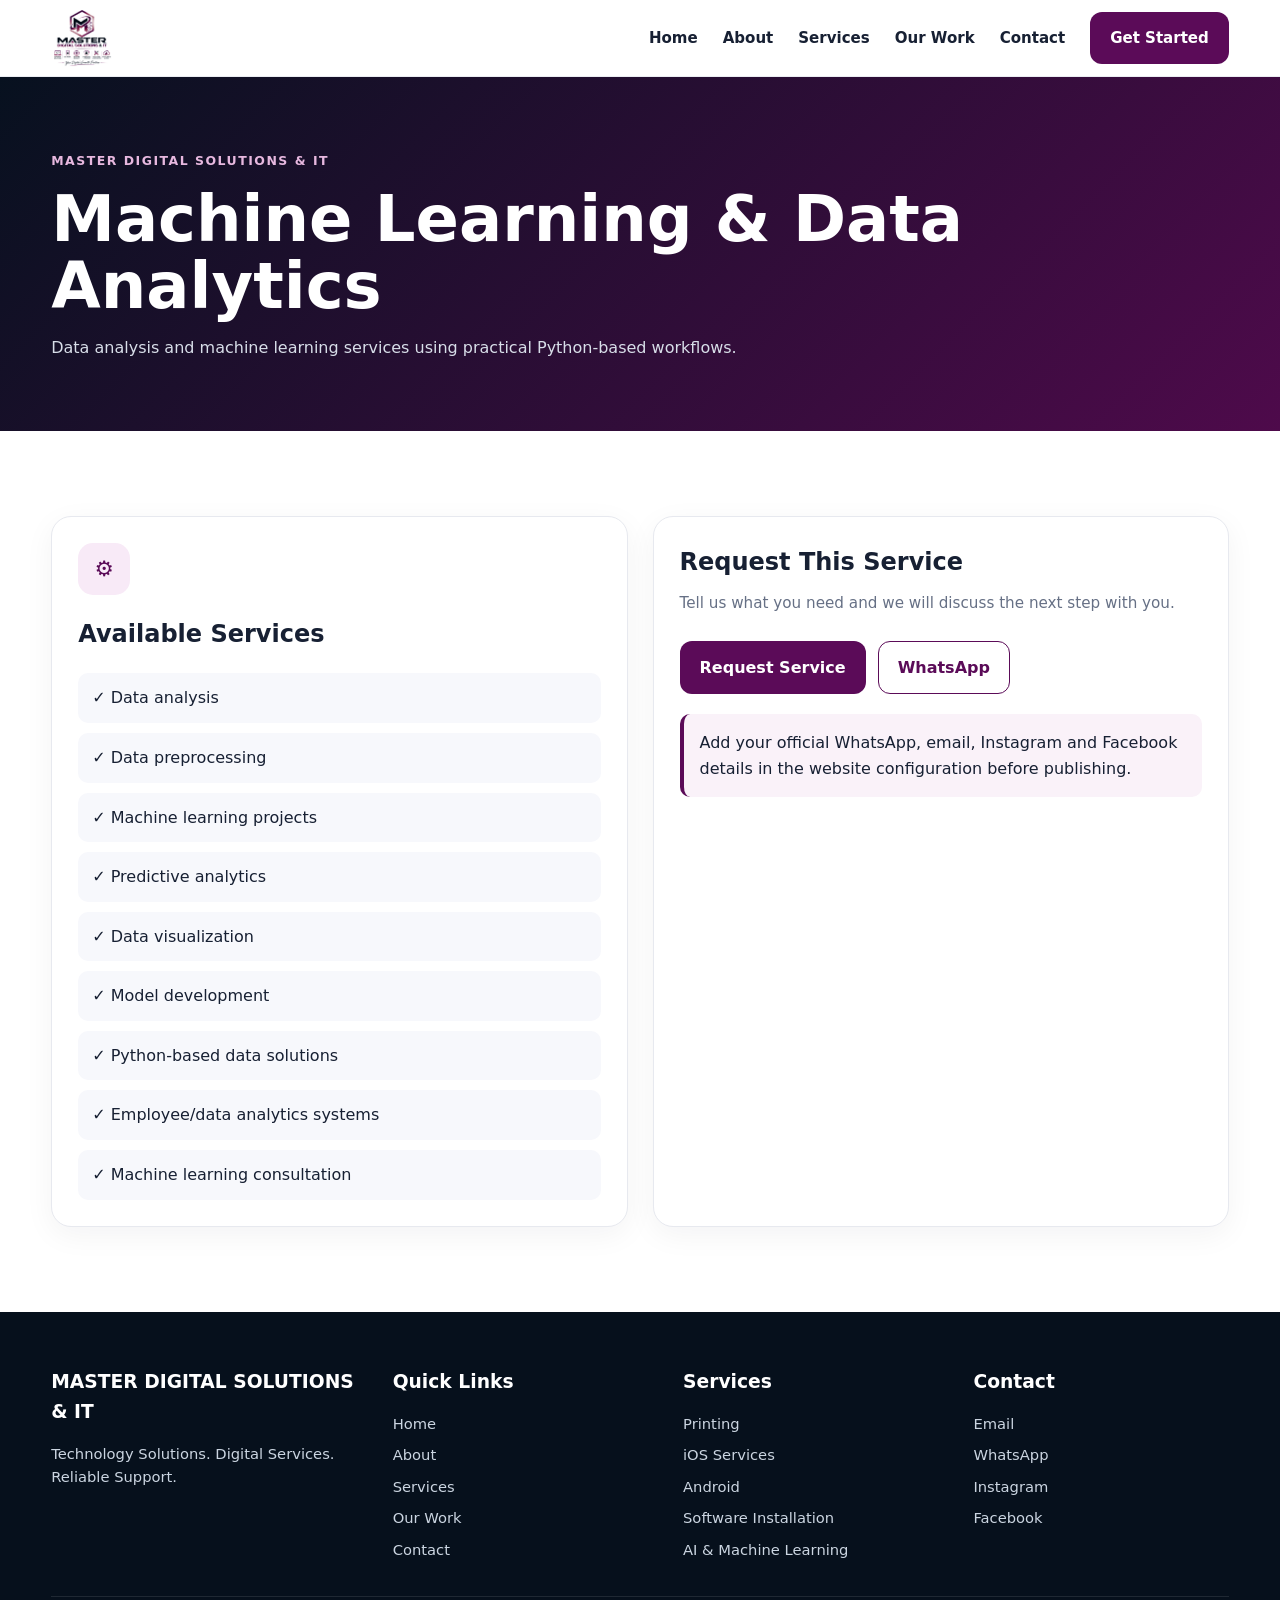
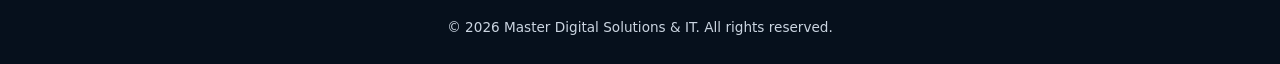
<file: services/machine-learning.html>
<!doctype html><html lang="en"><head><meta charset="utf-8"><meta name="viewport" content="width=device-width,initial-scale=1"><title>Machine Learning & Data Analytics | Master Digital Solutions & IT</title><meta name="description" content="Data analysis and machine learning services using practical Python-based workflows."><link rel="stylesheet" href="../css/style.css"></head><body>

<header class="navbar">
  <div class="container nav-inner">
    <a href="../index.html" aria-label="Master Digital Solutions & IT">
      <img class="logo" src="../assets/images/logo.png" alt="Master Digital Solutions & IT logo">
    </a>
    <button class="menu-btn" aria-label="Open navigation">☰</button>
    <nav class="nav-links">
      <a href="../index.html">Home</a><a href="../index.html#about">About</a><a href="../services.html">Services</a><a href="../index.html#gallery">Our Work</a><a href="../contact.html">Contact</a>
      <a class="btn btn-primary" href="../contact.html">Get Started</a>
    </nav>
  </div>
</header>

<section class="page-hero"><div class="container"><span class="eyebrow">Master Digital Solutions & IT</span><h1>Machine Learning & Data Analytics</h1><p>Data analysis and machine learning services using practical Python-based workflows.</p></div></section>
<section class="section"><div class="container service-grid">
<div class="card reveal"><div class="card-icon">⚙</div><h2>Available Services</h2><ul class="service-list" style="margin-top:20px"><li>✓ Data analysis</li><li>✓ Data preprocessing</li><li>✓ Machine learning projects</li><li>✓ Predictive analytics</li><li>✓ Data visualization</li><li>✓ Model development</li><li>✓ Python-based data solutions</li><li>✓ Employee/data analytics systems</li><li>✓ Machine learning consultation</li></ul></div>
<div class="card reveal"><h2>Request This Service</h2><p style="margin-top:10px">Tell us what you need and we will discuss the next step with you.</p><div style="margin-top:25px;display:flex;gap:12px;flex-wrap:wrap"><a class="btn btn-primary" href="../contact.html">Request Service</a><a class="btn btn-outline" href="https://wa.me/YOUR_WHATSAPP_NUMBER">WhatsApp</a></div><div class="notice">Add your official WhatsApp, email, Instagram and Facebook details in the website configuration before publishing.</div></div>
</div></section>

<footer class="footer">
  <div class="container footer-grid">
    <div>
      <h3>MASTER DIGITAL SOLUTIONS & IT</h3>
      <p>Technology Solutions. Digital Services. Reliable Support.</p>
    </div>
    <div>
      <h3>Quick Links</h3>
      <div class="footer-links"><a href="index.html">Home</a><a href="index.html#about">About</a><a href="services.html">Services</a><a href="index.html#gallery">Our Work</a><a href="contact.html">Contact</a></div>
    </div>
    <div>
      <h3>Services</h3>
      <div class="footer-links"><a href="services/printing.html">Printing</a><a href="services/ios.html">iOS Services</a><a href="services/android.html">Android</a><a href="services/software.html">Software Installation</a><a href="services/ai.html">AI & Machine Learning</a></div>
    </div>
    <div>
      <h3>Contact</h3>
      <div class="footer-links"><a href="mailto:YOUR_EMAIL@example.com">Email</a><a href="https://wa.me/YOUR_WHATSAPP_NUMBER">WhatsApp</a><a href="YOUR_INSTAGRAM_URL">Instagram</a><a href="YOUR_FACEBOOK_URL">Facebook</a></div>
    </div>
  </div>
  <div class="container footer-bottom">© 2026 Master Digital Solutions & IT. All rights reserved.</div>
</footer>
<button class="back-top" aria-label="Back to top">↑</button>
<script src="../js/script.js"></script></body></html>
</file>
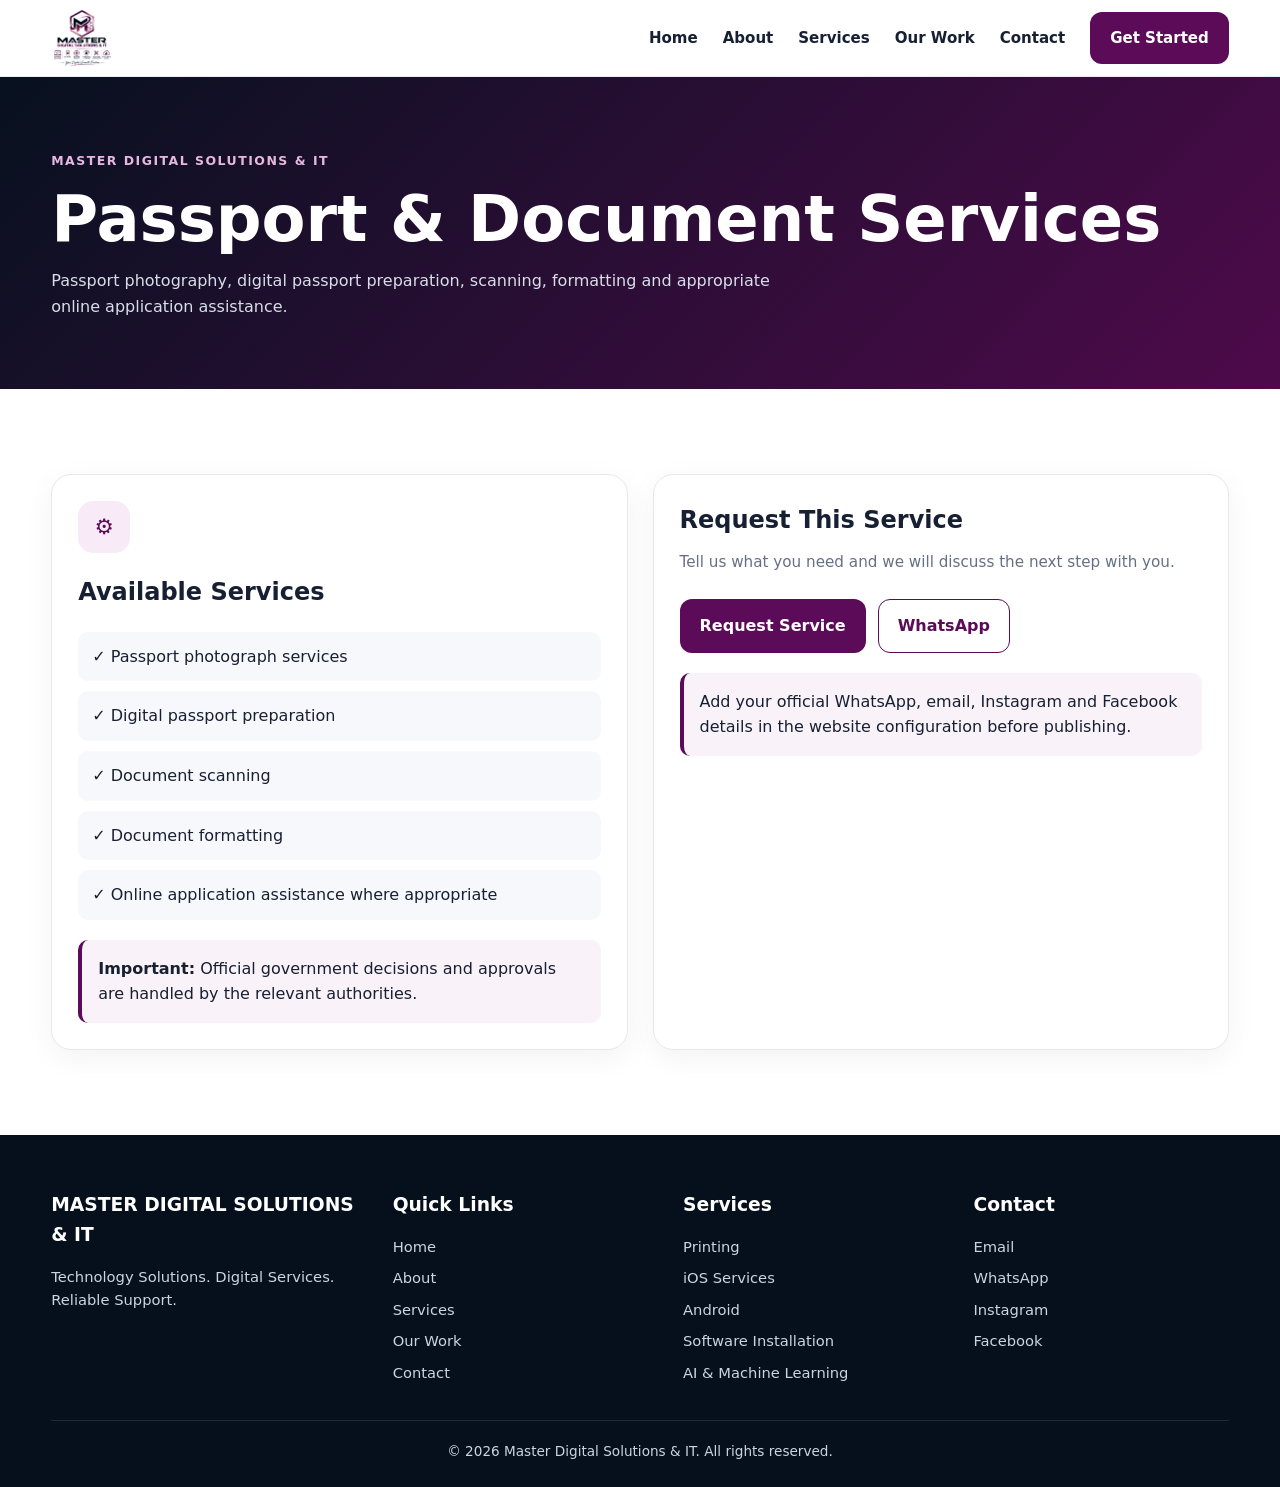
<file: services/passport.html>
<!doctype html><html lang="en"><head><meta charset="utf-8"><meta name="viewport" content="width=device-width,initial-scale=1"><title>Passport & Document Services | Master Digital Solutions & IT</title><meta name="description" content="Passport photography, digital passport preparation, scanning, formatting and appropriate online application assistance."><link rel="stylesheet" href="../css/style.css"></head><body>

<header class="navbar">
  <div class="container nav-inner">
    <a href="../index.html" aria-label="Master Digital Solutions & IT">
      <img class="logo" src="../assets/images/logo.png" alt="Master Digital Solutions & IT logo">
    </a>
    <button class="menu-btn" aria-label="Open navigation">☰</button>
    <nav class="nav-links">
      <a href="../index.html">Home</a><a href="../index.html#about">About</a><a href="../services.html">Services</a><a href="../index.html#gallery">Our Work</a><a href="../contact.html">Contact</a>
      <a class="btn btn-primary" href="../contact.html">Get Started</a>
    </nav>
  </div>
</header>

<section class="page-hero"><div class="container"><span class="eyebrow">Master Digital Solutions & IT</span><h1>Passport & Document Services</h1><p>Passport photography, digital passport preparation, scanning, formatting and appropriate online application assistance.</p></div></section>
<section class="section"><div class="container service-grid">
<div class="card reveal"><div class="card-icon">⚙</div><h2>Available Services</h2><ul class="service-list" style="margin-top:20px"><li>✓ Passport photograph services</li><li>✓ Digital passport preparation</li><li>✓ Document scanning</li><li>✓ Document formatting</li><li>✓ Online application assistance where appropriate</li></ul><div class="notice"><strong>Important:</strong> Official government decisions and approvals are handled by the relevant authorities.</div></div>
<div class="card reveal"><h2>Request This Service</h2><p style="margin-top:10px">Tell us what you need and we will discuss the next step with you.</p><div style="margin-top:25px;display:flex;gap:12px;flex-wrap:wrap"><a class="btn btn-primary" href="../contact.html">Request Service</a><a class="btn btn-outline" href="https://wa.me/YOUR_WHATSAPP_NUMBER">WhatsApp</a></div><div class="notice">Add your official WhatsApp, email, Instagram and Facebook details in the website configuration before publishing.</div></div>
</div></section>

<footer class="footer">
  <div class="container footer-grid">
    <div>
      <h3>MASTER DIGITAL SOLUTIONS & IT</h3>
      <p>Technology Solutions. Digital Services. Reliable Support.</p>
    </div>
    <div>
      <h3>Quick Links</h3>
      <div class="footer-links"><a href="index.html">Home</a><a href="index.html#about">About</a><a href="services.html">Services</a><a href="index.html#gallery">Our Work</a><a href="contact.html">Contact</a></div>
    </div>
    <div>
      <h3>Services</h3>
      <div class="footer-links"><a href="services/printing.html">Printing</a><a href="services/ios.html">iOS Services</a><a href="services/android.html">Android</a><a href="services/software.html">Software Installation</a><a href="services/ai.html">AI & Machine Learning</a></div>
    </div>
    <div>
      <h3>Contact</h3>
      <div class="footer-links"><a href="mailto:YOUR_EMAIL@example.com">Email</a><a href="https://wa.me/YOUR_WHATSAPP_NUMBER">WhatsApp</a><a href="YOUR_INSTAGRAM_URL">Instagram</a><a href="YOUR_FACEBOOK_URL">Facebook</a></div>
    </div>
  </div>
  <div class="container footer-bottom">© 2026 Master Digital Solutions & IT. All rights reserved.</div>
</footer>
<button class="back-top" aria-label="Back to top">↑</button>
<script src="../js/script.js"></script></body></html>
</file>
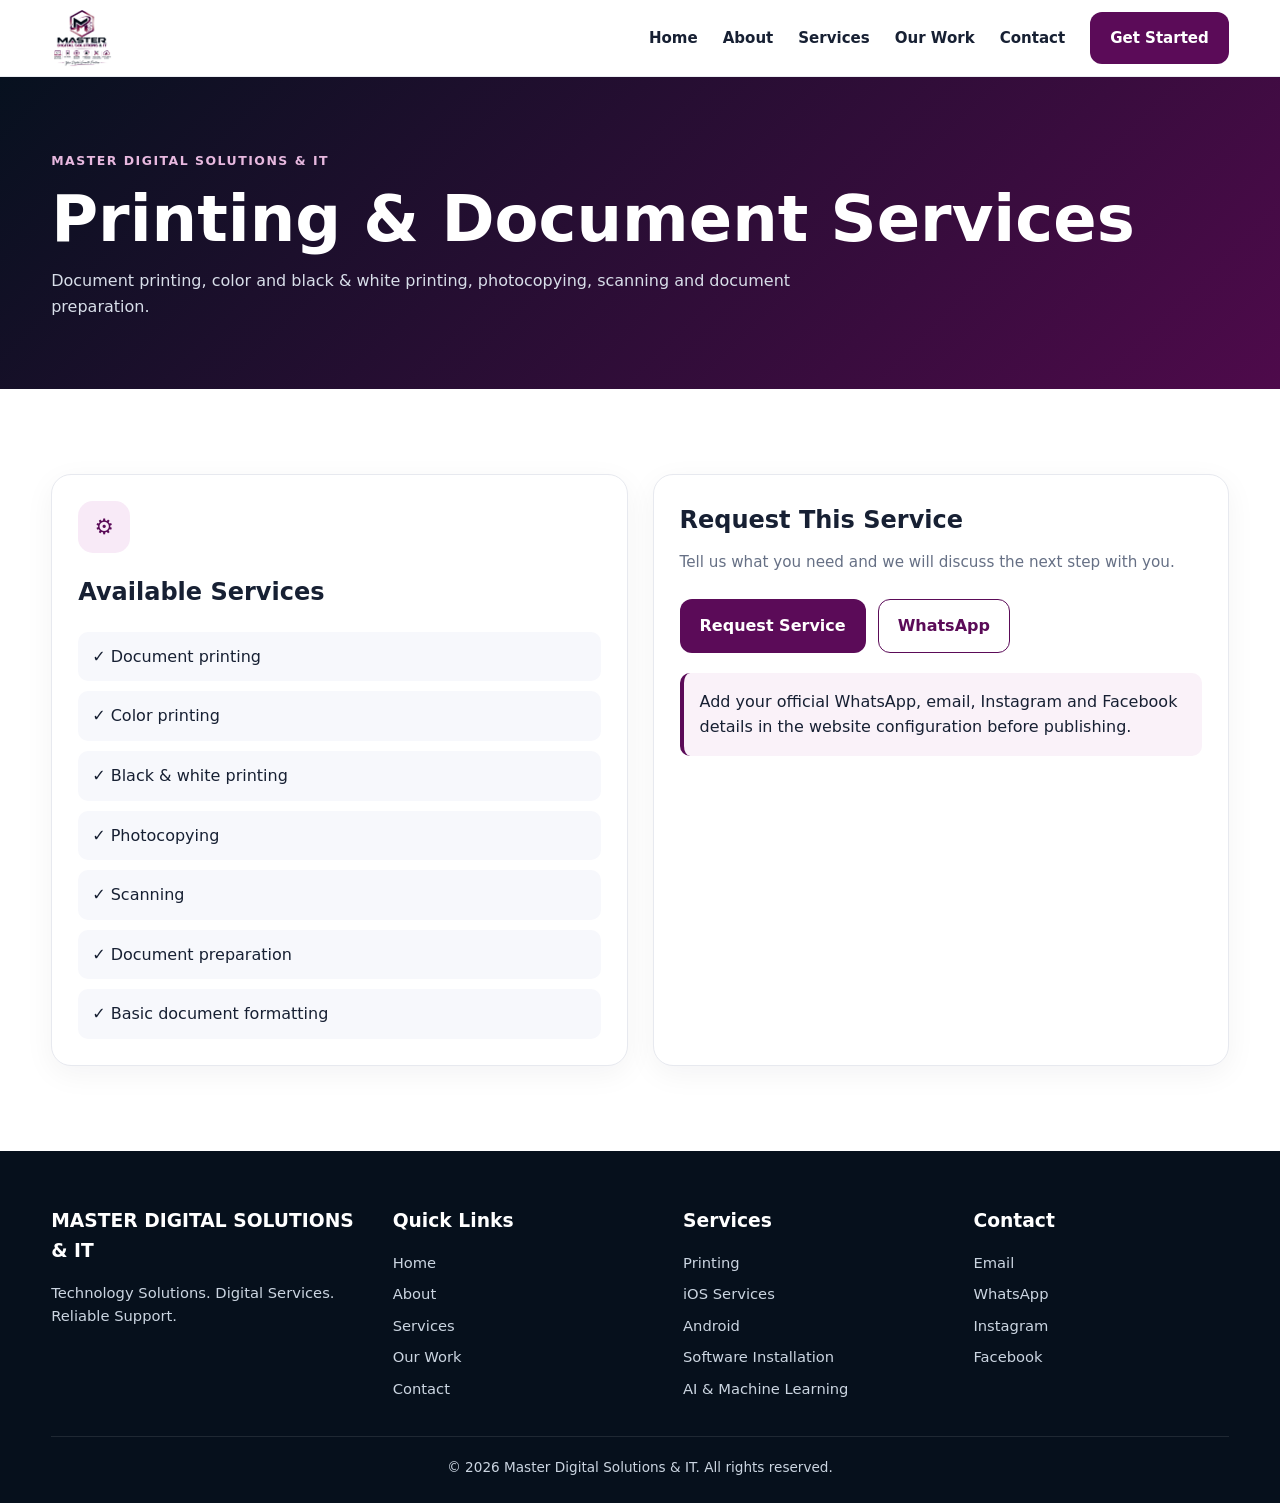
<file: services/printing.html>
<!doctype html><html lang="en"><head><meta charset="utf-8"><meta name="viewport" content="width=device-width,initial-scale=1"><title>Printing & Document Services | Master Digital Solutions & IT</title><meta name="description" content="Document printing, color and black & white printing, photocopying, scanning and document preparation."><link rel="stylesheet" href="../css/style.css"></head><body>

<header class="navbar">
  <div class="container nav-inner">
    <a href="../index.html" aria-label="Master Digital Solutions & IT">
      <img class="logo" src="../assets/images/logo.png" alt="Master Digital Solutions & IT logo">
    </a>
    <button class="menu-btn" aria-label="Open navigation">☰</button>
    <nav class="nav-links">
      <a href="../index.html">Home</a><a href="../index.html#about">About</a><a href="../services.html">Services</a><a href="../index.html#gallery">Our Work</a><a href="../contact.html">Contact</a>
      <a class="btn btn-primary" href="../contact.html">Get Started</a>
    </nav>
  </div>
</header>

<section class="page-hero"><div class="container"><span class="eyebrow">Master Digital Solutions & IT</span><h1>Printing & Document Services</h1><p>Document printing, color and black & white printing, photocopying, scanning and document preparation.</p></div></section>
<section class="section"><div class="container service-grid">
<div class="card reveal"><div class="card-icon">⚙</div><h2>Available Services</h2><ul class="service-list" style="margin-top:20px"><li>✓ Document printing</li><li>✓ Color printing</li><li>✓ Black & white printing</li><li>✓ Photocopying</li><li>✓ Scanning</li><li>✓ Document preparation</li><li>✓ Basic document formatting</li></ul></div>
<div class="card reveal"><h2>Request This Service</h2><p style="margin-top:10px">Tell us what you need and we will discuss the next step with you.</p><div style="margin-top:25px;display:flex;gap:12px;flex-wrap:wrap"><a class="btn btn-primary" href="../contact.html">Request Service</a><a class="btn btn-outline" href="https://wa.me/YOUR_WHATSAPP_NUMBER">WhatsApp</a></div><div class="notice">Add your official WhatsApp, email, Instagram and Facebook details in the website configuration before publishing.</div></div>
</div></section>

<footer class="footer">
  <div class="container footer-grid">
    <div>
      <h3>MASTER DIGITAL SOLUTIONS & IT</h3>
      <p>Technology Solutions. Digital Services. Reliable Support.</p>
    </div>
    <div>
      <h3>Quick Links</h3>
      <div class="footer-links"><a href="index.html">Home</a><a href="index.html#about">About</a><a href="services.html">Services</a><a href="index.html#gallery">Our Work</a><a href="contact.html">Contact</a></div>
    </div>
    <div>
      <h3>Services</h3>
      <div class="footer-links"><a href="services/printing.html">Printing</a><a href="services/ios.html">iOS Services</a><a href="services/android.html">Android</a><a href="services/software.html">Software Installation</a><a href="services/ai.html">AI & Machine Learning</a></div>
    </div>
    <div>
      <h3>Contact</h3>
      <div class="footer-links"><a href="mailto:YOUR_EMAIL@example.com">Email</a><a href="https://wa.me/YOUR_WHATSAPP_NUMBER">WhatsApp</a><a href="YOUR_INSTAGRAM_URL">Instagram</a><a href="YOUR_FACEBOOK_URL">Facebook</a></div>
    </div>
  </div>
  <div class="container footer-bottom">© 2026 Master Digital Solutions & IT. All rights reserved.</div>
</footer>
<button class="back-top" aria-label="Back to top">↑</button>
<script src="../js/script.js"></script></body></html>
</file>
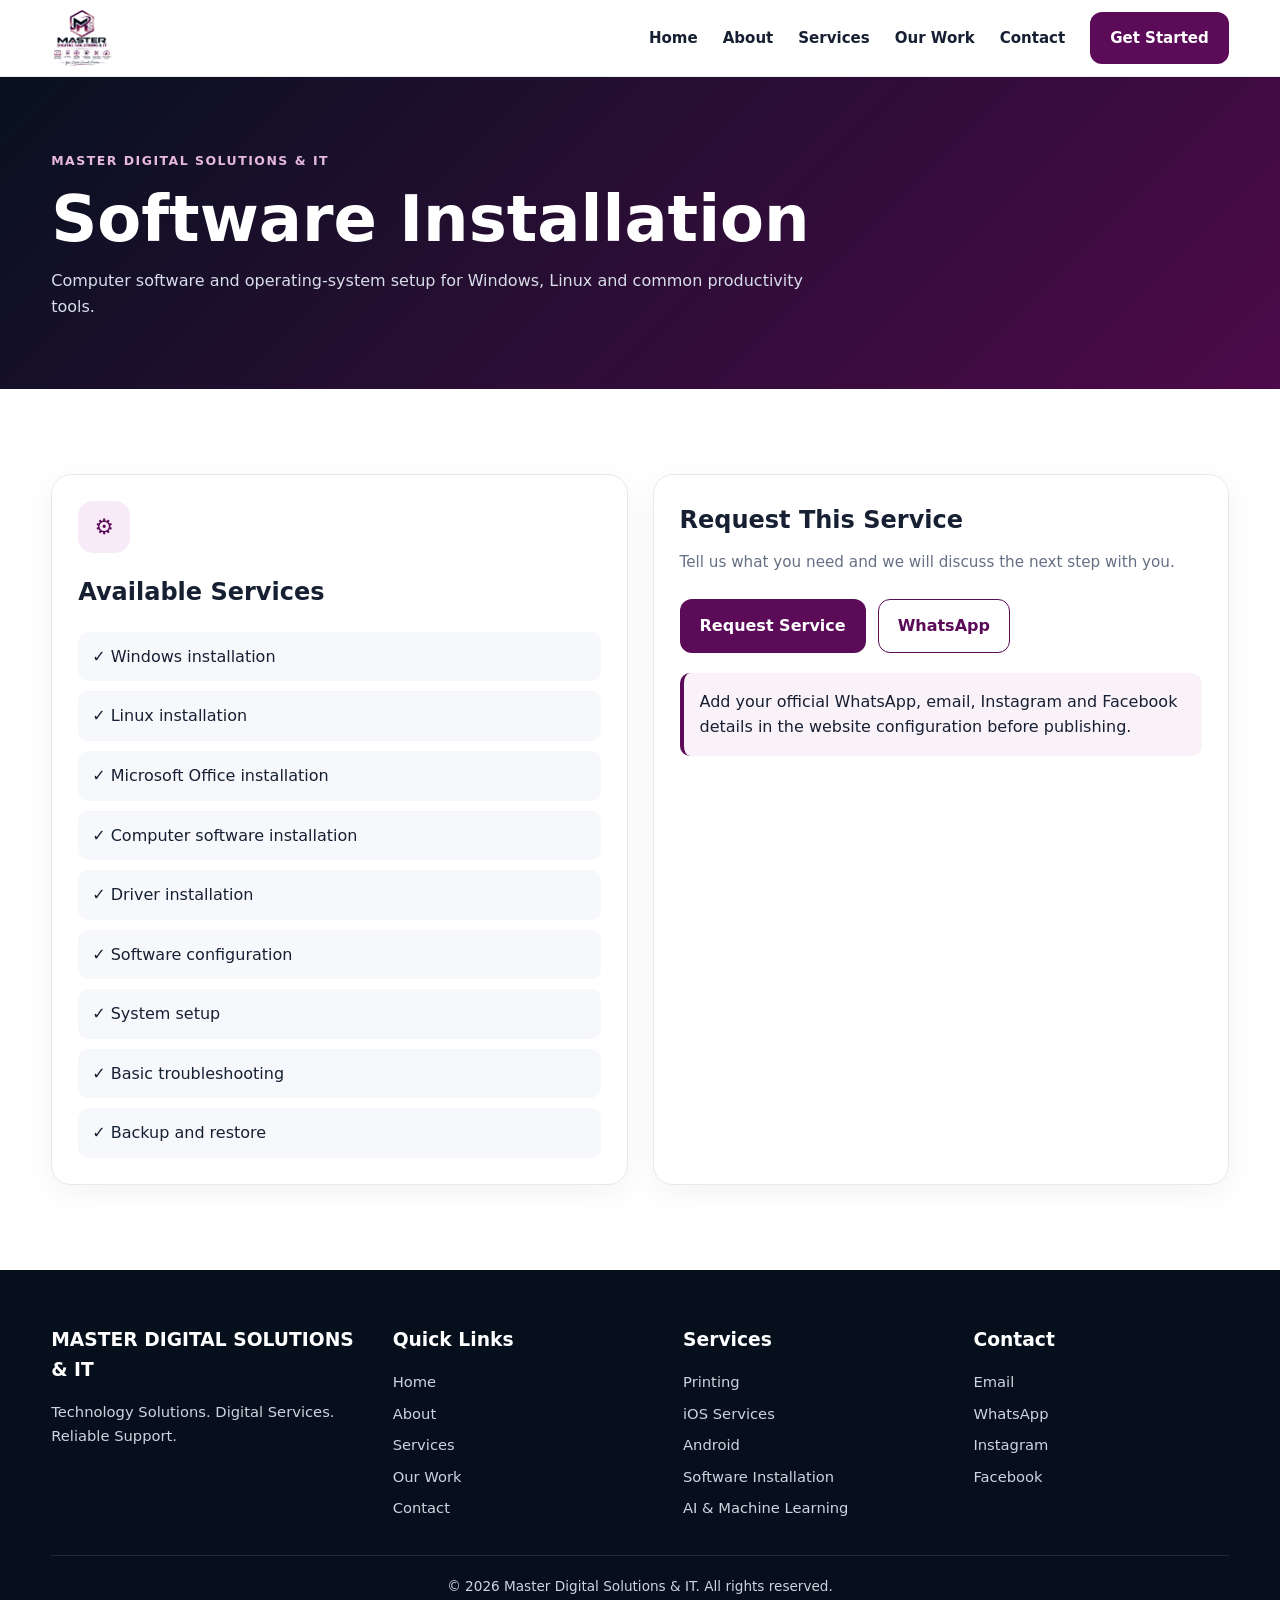
<file: services/software.html>
<!doctype html><html lang="en"><head><meta charset="utf-8"><meta name="viewport" content="width=device-width,initial-scale=1"><title>Software Installation | Master Digital Solutions & IT</title><meta name="description" content="Computer software and operating-system setup for Windows, Linux and common productivity tools."><link rel="stylesheet" href="../css/style.css"></head><body>

<header class="navbar">
  <div class="container nav-inner">
    <a href="../index.html" aria-label="Master Digital Solutions & IT">
      <img class="logo" src="../assets/images/logo.png" alt="Master Digital Solutions & IT logo">
    </a>
    <button class="menu-btn" aria-label="Open navigation">☰</button>
    <nav class="nav-links">
      <a href="../index.html">Home</a><a href="../index.html#about">About</a><a href="../services.html">Services</a><a href="../index.html#gallery">Our Work</a><a href="../contact.html">Contact</a>
      <a class="btn btn-primary" href="../contact.html">Get Started</a>
    </nav>
  </div>
</header>

<section class="page-hero"><div class="container"><span class="eyebrow">Master Digital Solutions & IT</span><h1>Software Installation</h1><p>Computer software and operating-system setup for Windows, Linux and common productivity tools.</p></div></section>
<section class="section"><div class="container service-grid">
<div class="card reveal"><div class="card-icon">⚙</div><h2>Available Services</h2><ul class="service-list" style="margin-top:20px"><li>✓ Windows installation</li><li>✓ Linux installation</li><li>✓ Microsoft Office installation</li><li>✓ Computer software installation</li><li>✓ Driver installation</li><li>✓ Software configuration</li><li>✓ System setup</li><li>✓ Basic troubleshooting</li><li>✓ Backup and restore</li></ul></div>
<div class="card reveal"><h2>Request This Service</h2><p style="margin-top:10px">Tell us what you need and we will discuss the next step with you.</p><div style="margin-top:25px;display:flex;gap:12px;flex-wrap:wrap"><a class="btn btn-primary" href="../contact.html">Request Service</a><a class="btn btn-outline" href="https://wa.me/YOUR_WHATSAPP_NUMBER">WhatsApp</a></div><div class="notice">Add your official WhatsApp, email, Instagram and Facebook details in the website configuration before publishing.</div></div>
</div></section>

<footer class="footer">
  <div class="container footer-grid">
    <div>
      <h3>MASTER DIGITAL SOLUTIONS & IT</h3>
      <p>Technology Solutions. Digital Services. Reliable Support.</p>
    </div>
    <div>
      <h3>Quick Links</h3>
      <div class="footer-links"><a href="index.html">Home</a><a href="index.html#about">About</a><a href="services.html">Services</a><a href="index.html#gallery">Our Work</a><a href="contact.html">Contact</a></div>
    </div>
    <div>
      <h3>Services</h3>
      <div class="footer-links"><a href="services/printing.html">Printing</a><a href="services/ios.html">iOS Services</a><a href="services/android.html">Android</a><a href="services/software.html">Software Installation</a><a href="services/ai.html">AI & Machine Learning</a></div>
    </div>
    <div>
      <h3>Contact</h3>
      <div class="footer-links"><a href="mailto:YOUR_EMAIL@example.com">Email</a><a href="https://wa.me/YOUR_WHATSAPP_NUMBER">WhatsApp</a><a href="YOUR_INSTAGRAM_URL">Instagram</a><a href="YOUR_FACEBOOK_URL">Facebook</a></div>
    </div>
  </div>
  <div class="container footer-bottom">© 2026 Master Digital Solutions & IT. All rights reserved.</div>
</footer>
<button class="back-top" aria-label="Back to top">↑</button>
<script src="../js/script.js"></script></body></html>
</file>
<file: css/style.css>
:root{
  --primary:#5b0b58;
  --primary-2:#8c246f;
  --dark:#07111f;
  --dark-2:#0d1b2a;
  --text:#172033;
  --muted:#667085;
  --light:#f7f8fc;
  --white:#fff;
  --border:#e7e9ef;
  --shadow:0 18px 50px rgba(7,17,31,.10);
  --radius:20px;
  --max:1180px;
}
*{box-sizing:border-box;margin:0;padding:0}
html{scroll-behavior:smooth}
body{font-family:Inter,system-ui,-apple-system,Segoe UI,Roboto,Arial,sans-serif;color:var(--text);background:#fff;line-height:1.6}
a{text-decoration:none;color:inherit}
img{max-width:100%;display:block}
.container{width:min(92%,var(--max));margin:auto}
.navbar{position:sticky;top:0;z-index:1000;background:rgba(255,255,255,.94);backdrop-filter:blur(14px);border-bottom:1px solid rgba(231,233,239,.8)}
.nav-inner{min-height:76px;display:flex;align-items:center;justify-content:space-between;gap:25px}
.logo{height:62px;width:auto;object-fit:contain}
.nav-links{display:flex;align-items:center;gap:25px;font-weight:650;font-size:.94rem}
.nav-links a{transition:.25s}
.nav-links a:hover{color:var(--primary)}
.btn{display:inline-flex;align-items:center;justify-content:center;gap:8px;padding:13px 19px;border-radius:12px;font-weight:750;border:1px solid transparent;cursor:pointer;transition:.25s}
.btn-primary{background:var(--primary);color:#fff}
.btn-primary:hover{background:#430641;transform:translateY(-2px)}
.btn-outline{border-color:var(--primary);color:var(--primary)}
.btn-outline:hover{background:#faf1f9}
.menu-btn{display:none;border:0;background:none;font-size:1.6rem}
.hero{background:linear-gradient(135deg,#07111f 0%,#101d30 58%,#4e0a4b 100%);color:#fff;padding:90px 0 85px;overflow:hidden}
.hero-grid{display:grid;grid-template-columns:1.15fr .85fr;gap:55px;align-items:center}
.eyebrow{display:inline-block;color:#e7b8df;font-weight:800;letter-spacing:.12em;text-transform:uppercase;font-size:.78rem;margin-bottom:15px}
.hero h1{font-size:clamp(2.6rem,5vw,4.8rem);line-height:1.02;letter-spacing:-.045em;margin-bottom:22px}
.hero p{color:#d8dee9;font-size:1.08rem;max-width:680px}
.hero-actions{display:flex;gap:12px;flex-wrap:wrap;margin-top:30px}
.hero .btn-outline{color:#fff;border-color:rgba(255,255,255,.45)}
.hero .btn-outline:hover{background:rgba(255,255,255,.1)}
.hero-card{background:rgba(255,255,255,.08);border:1px solid rgba(255,255,255,.16);border-radius:28px;padding:24px;box-shadow:0 30px 70px rgba(0,0,0,.22)}
.hero-card img{width:100%;border-radius:18px;background:#fff}
.section{padding:85px 0}
.section.alt{background:var(--light)}
.section.dark{background:var(--dark);color:#fff}
.section-head{text-align:center;max-width:760px;margin:0 auto 45px}
.section-head .eyebrow{color:var(--primary)}
.section.dark .eyebrow{color:#e7b8df}
.section-head h2{font-size:clamp(2rem,4vw,3rem);line-height:1.1;margin-bottom:13px}
.section-head p{color:var(--muted)}
.section.dark .section-head p{color:#cbd5e1}
.cards{display:grid;grid-template-columns:repeat(3,1fr);gap:20px}
.card{background:#fff;border:1px solid var(--border);border-radius:var(--radius);padding:26px;box-shadow:0 8px 30px rgba(7,17,31,.05);transition:.3s;position:relative;overflow:hidden}
.card:hover{transform:translateY(-7px);box-shadow:var(--shadow)}
.card-icon{width:52px;height:52px;border-radius:15px;background:#f8eaf7;color:var(--primary);display:grid;place-items:center;font-size:1.35rem;margin-bottom:20px}
.card h3{font-size:1.2rem;margin-bottom:8px}
.card p{color:var(--muted);font-size:.95rem;margin-bottom:20px}
.text-link{color:var(--primary);font-weight:800}
.trust{display:grid;grid-template-columns:repeat(4,1fr);gap:14px;margin-top:50px}
.trust-item{padding:18px;border:1px solid rgba(255,255,255,.14);border-radius:16px;background:rgba(255,255,255,.06)}
.trust-item strong{display:block;margin-bottom:3px}
.trust-item span{font-size:.88rem;color:#cbd5e1}
.about-grid{display:grid;grid-template-columns:1fr 1fr;gap:55px;align-items:center}
.about-image{border-radius:25px;overflow:hidden;box-shadow:var(--shadow);background:#fff;padding:20px}
.about-image img{width:100%;border-radius:16px}
.check-list{list-style:none;margin-top:22px;display:grid;gap:12px}
.check-list li:before{content:"✓";color:var(--primary);font-weight:900;margin-right:10px}
.process{display:grid;grid-template-columns:repeat(4,1fr);gap:18px}
.step{padding:25px;border-radius:18px;background:#fff;border:1px solid var(--border)}
.step-num{font-size:2rem;font-weight:900;color:var(--primary);margin-bottom:12px}
.gallery{columns:3 280px;column-gap:18px}
.gallery img{width:100%;border-radius:18px;margin:0 0 18px;break-inside:avoid;background:#eee;min-height:180px;object-fit:cover}
.contact-grid{display:grid;grid-template-columns:.9fr 1.1fr;gap:30px}
.contact-card{background:#fff;border:1px solid var(--border);border-radius:22px;padding:28px}
.contact-list{display:grid;gap:12px;margin-top:20px}
.contact-btn{display:flex;align-items:center;gap:12px;padding:15px;border:1px solid var(--border);border-radius:14px;font-weight:750}
.contact-btn:hover{border-color:var(--primary);color:var(--primary)}
form{display:grid;gap:14px}
label{font-weight:700;font-size:.9rem}
input,select,textarea{width:100%;padding:14px 15px;border:1px solid var(--border);border-radius:12px;font:inherit;outline:none;background:#fff}
input:focus,select:focus,textarea:focus{border-color:var(--primary);box-shadow:0 0 0 4px rgba(91,11,88,.08)}
textarea{min-height:150px;resize:vertical}
.footer{background:#06101c;color:#cbd5e1;padding:55px 0 25px}
.footer-grid{display:grid;grid-template-columns:1.2fr 1fr 1fr 1fr;gap:35px}
.footer h3{color:#fff;margin-bottom:15px}
.footer p{font-size:.92rem}
.footer-links{display:grid;gap:8px;font-size:.92rem}
.footer-links a:hover{color:#fff}
.footer-bottom{border-top:1px solid rgba(255,255,255,.1);margin-top:35px;padding-top:20px;text-align:center;font-size:.85rem}
.page-hero{background:linear-gradient(135deg,#07111f,#4e0a4b);color:#fff;padding:70px 0}
.page-hero h1{font-size:clamp(2.2rem,5vw,4rem);line-height:1.05}
.page-hero p{max-width:760px;color:#d8dee9;margin-top:15px}
.service-grid{display:grid;grid-template-columns:1fr 1fr;gap:25px}
.service-list{list-style:none;display:grid;gap:10px}
.service-list li{padding:12px 14px;background:var(--light);border-radius:10px}
.notice{padding:16px;border-left:4px solid var(--primary);background:#faf2f9;border-radius:10px;margin-top:20px}
.reveal{opacity:0;transform:translateY(18px);transition:.65s}
.reveal.visible{opacity:1;transform:none}
.back-top{position:fixed;right:20px;bottom:20px;width:45px;height:45px;border-radius:50%;border:0;background:var(--primary);color:#fff;display:none;cursor:pointer;z-index:900}
.back-top.show{display:block}
@media(max-width:900px){
  .nav-links{display:none;position:absolute;left:0;right:0;top:76px;background:#fff;padding:20px;flex-direction:column;align-items:flex-start;border-bottom:1px solid var(--border)}
  .nav-links.open{display:flex}
  .menu-btn{display:block}
  .hero-grid,.about-grid,.contact-grid,.service-grid{grid-template-columns:1fr}
  .cards{grid-template-columns:repeat(2,1fr)}
  .trust{grid-template-columns:repeat(2,1fr)}
  .process{grid-template-columns:repeat(2,1fr)}
  .footer-grid{grid-template-columns:1fr 1fr}
}
@media(max-width:600px){
  .section{padding:65px 0}
  .hero{padding:65px 0}
  .logo{height:54px}
  .cards,.trust,.process,.footer-grid{grid-template-columns:1fr}
  .hero h1{font-size:2.6rem}
}
</file>
